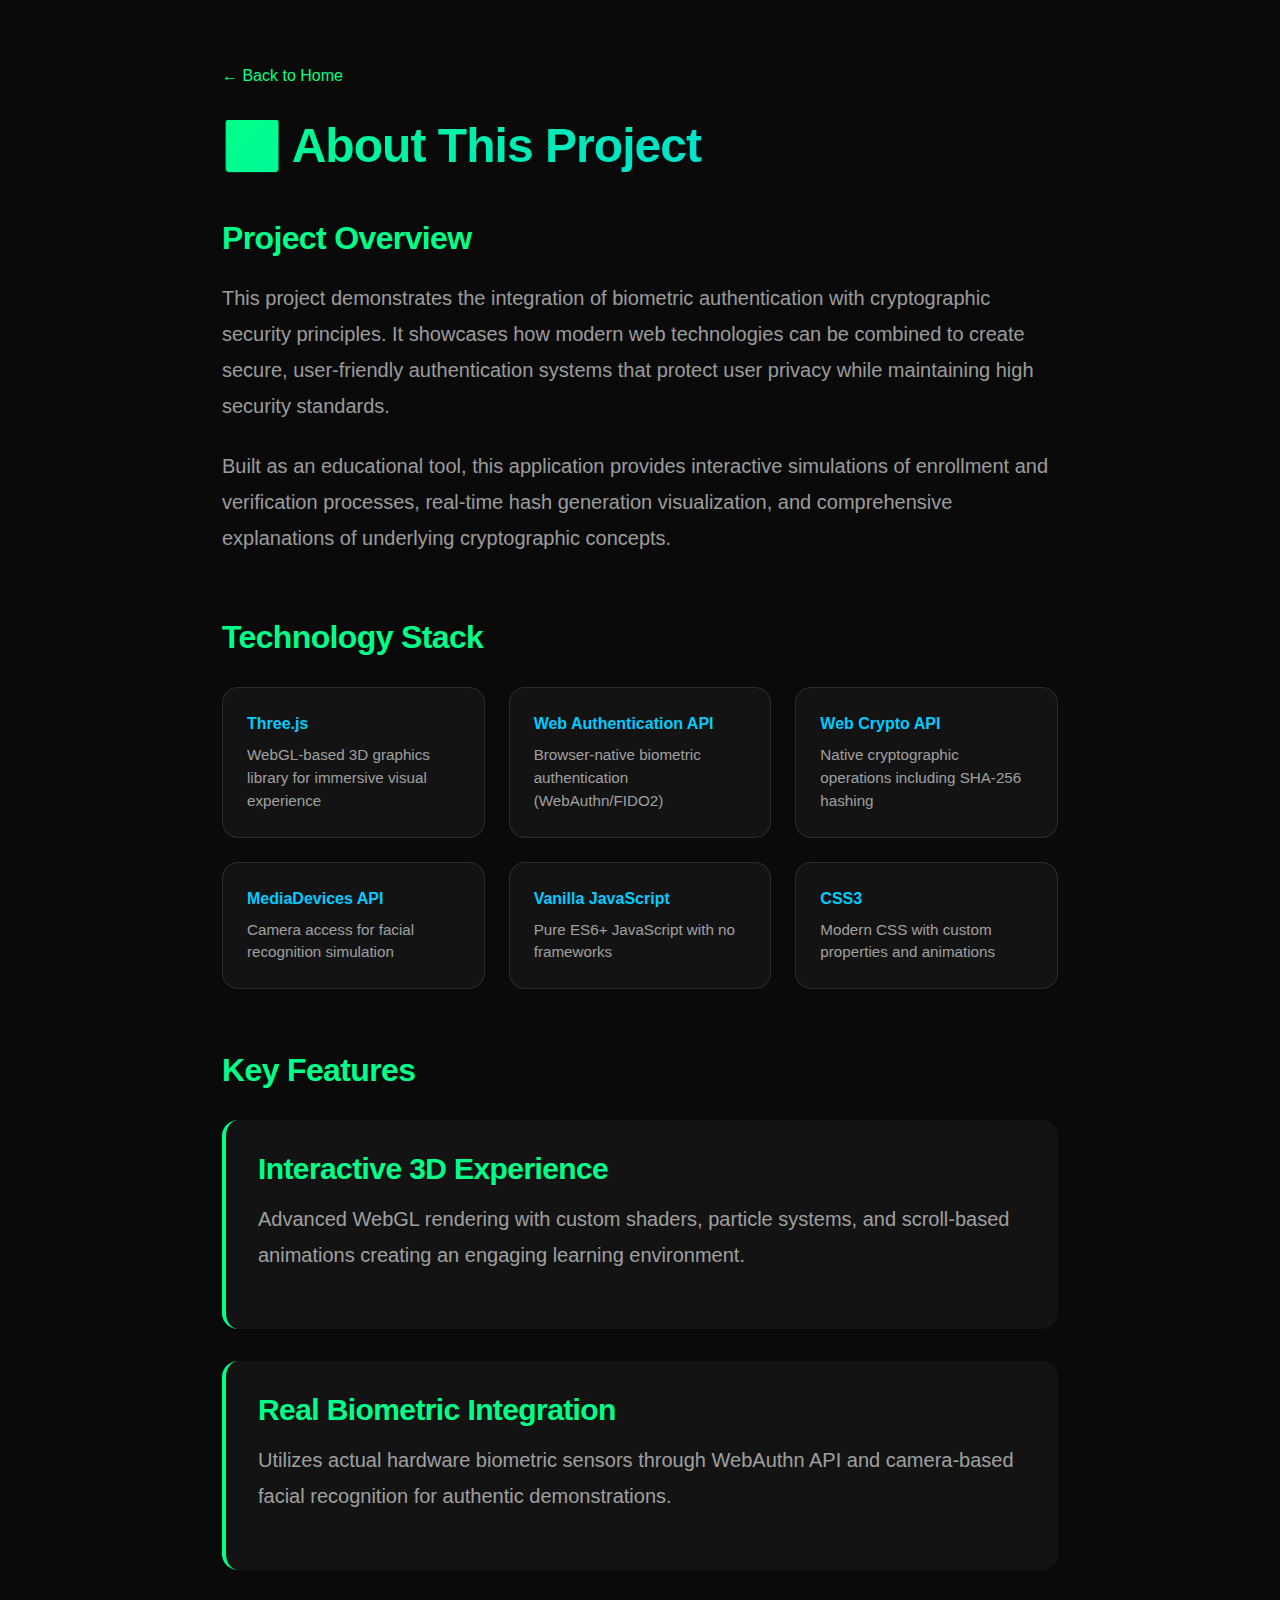
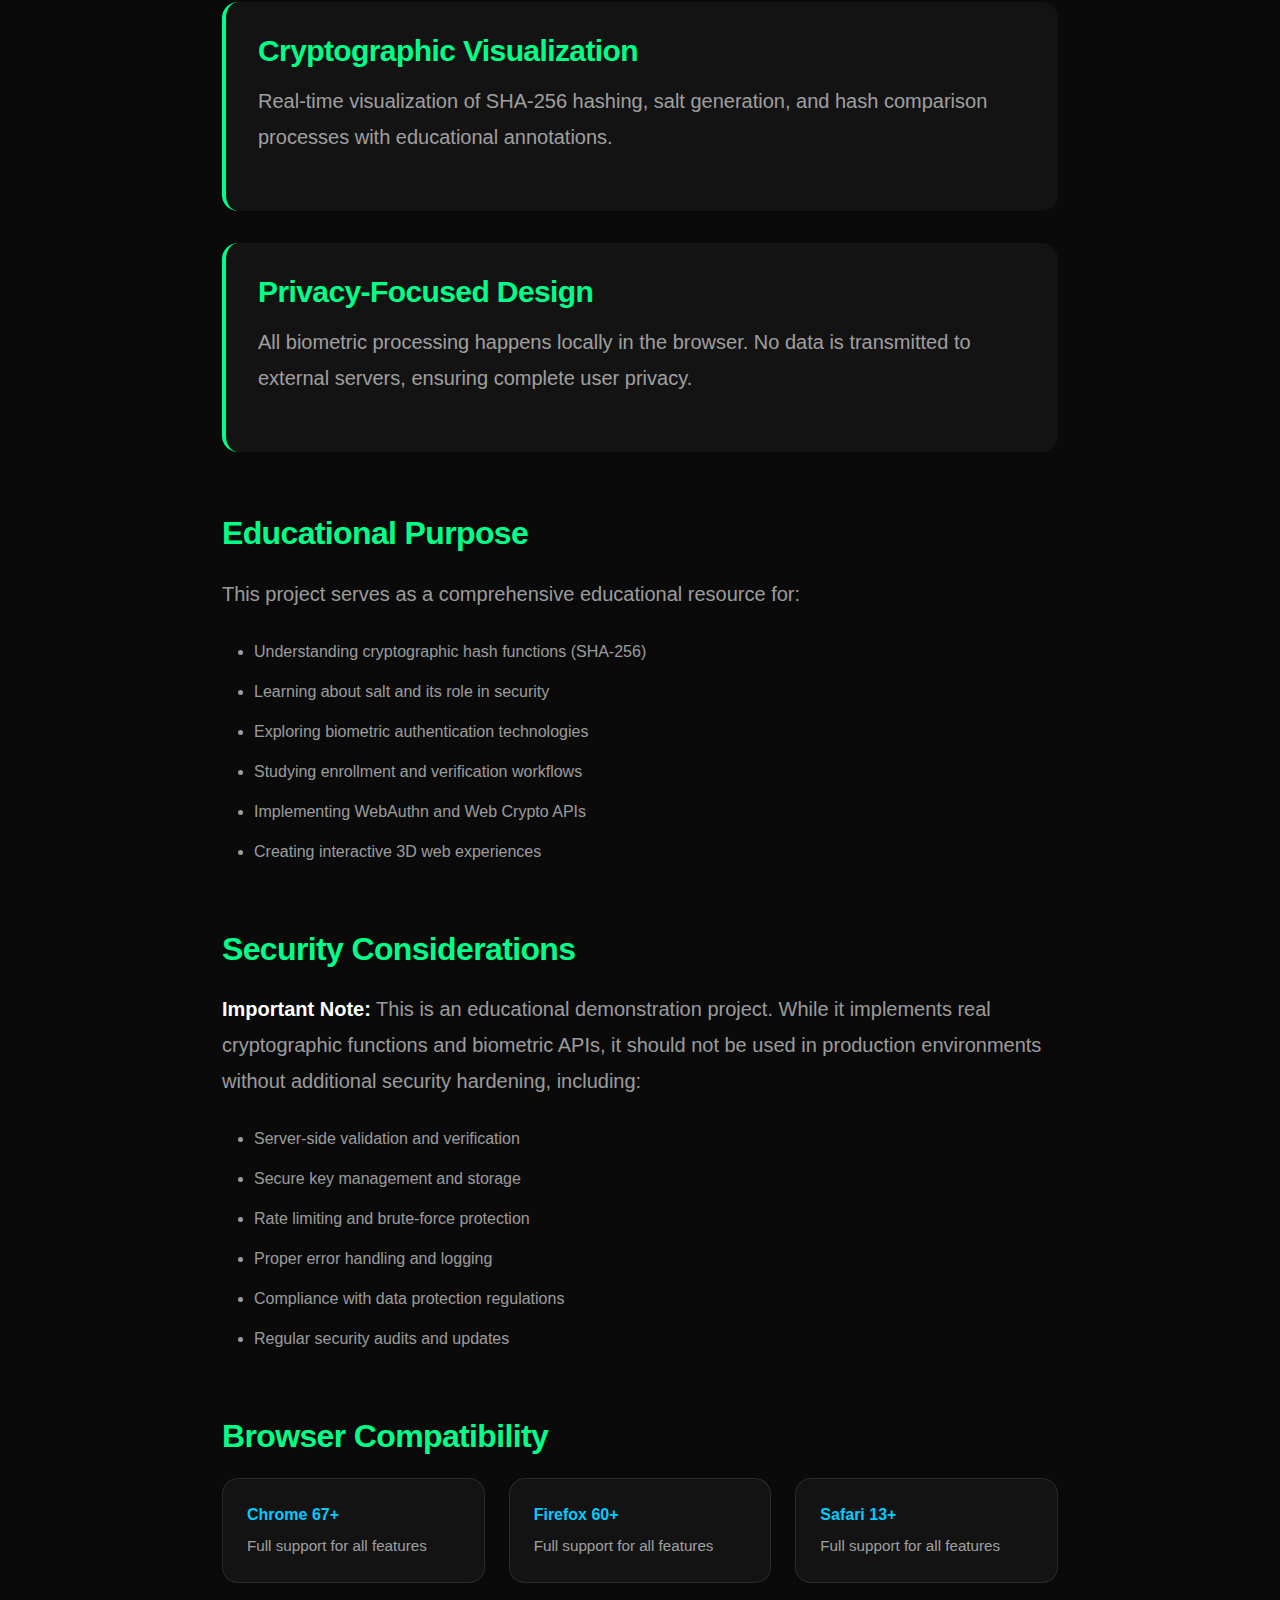
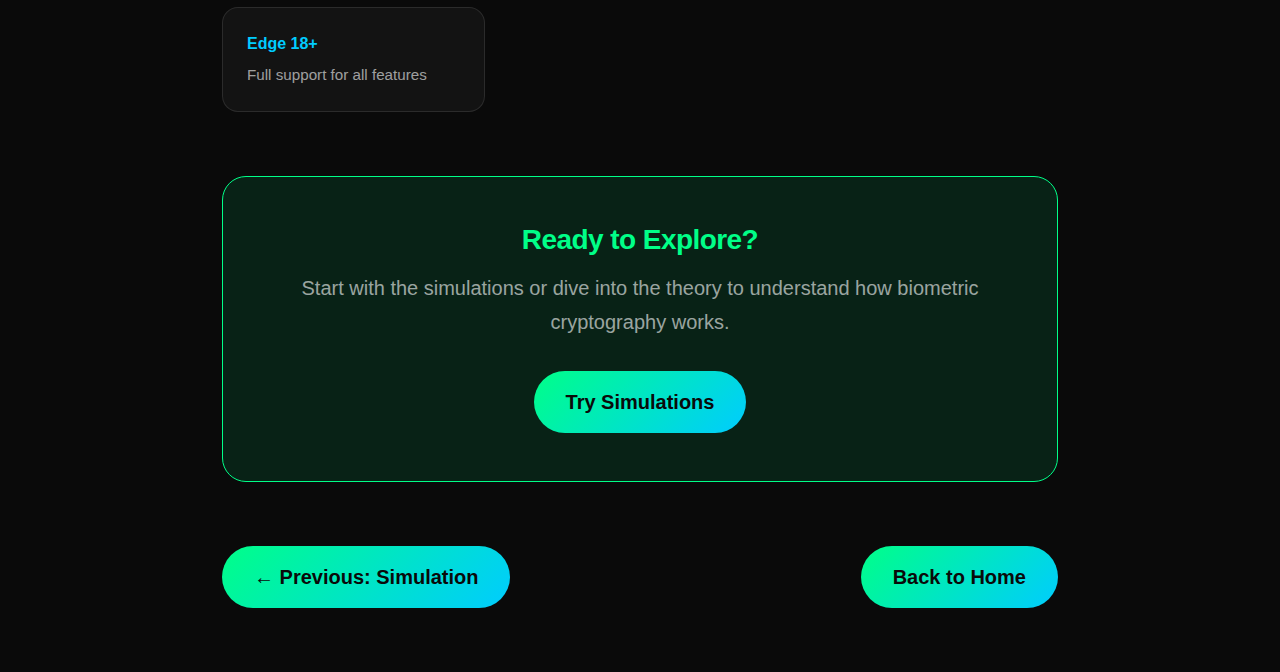
<file: pages/about.html>
<!DOCTYPE html>
<html lang="en">
<head>
    <meta charset="UTF-8">
    <meta name="viewport" content="width=device-width, initial-scale=1.0">
    <title>About - Crypto Biometric Authentication</title>
    <link rel="stylesheet" href="../assets/css/design-system.css">
    <link rel="stylesheet" href="../assets/css/main.css">
    <link rel="stylesheet" href="../assets/css/components.css">
    <style>
        .page-container {
            max-width: 900px;
            margin: 0 auto;
            padding: 4rem 2rem;
            min-height: 100vh;
        }

        .about-section {
            margin-bottom: 4rem;
        }

        .about-section h2 {
            font-size: 2rem;
            color: var(--color-primary);
            margin-bottom: 1.5rem;
        }

        .about-section p {
            line-height: 1.8;
            margin-bottom: 1.5rem;
        }

        .tech-stack {
            display: grid;
            grid-template-columns: repeat(auto-fit, minmax(250px, 1fr));
            gap: 1.5rem;
            margin-top: 2rem;
        }

        .tech-item {
            background: var(--color-bg-surface);
            padding: 1.5rem;
            border-radius: var(--radius-lg);
            border: 1px solid rgba(255, 255, 255, 0.1);
        }

        .tech-title {
            color: var(--color-secondary);
            font-weight: 600;
            margin-bottom: 0.5rem;
        }

        .tech-desc {
            color: var(--color-text-muted);
            font-size: 0.95rem;
        }

        .info-card {
            background: var(--color-bg-surface);
            padding: 2rem;
            border-radius: var(--radius-lg);
            border-left: 4px solid var(--color-primary);
            margin: 2rem 0;
        }

        .back-link {
            display: inline-flex;
            align-items: center;
            gap: 0.5rem;
            color: var(--color-primary);
            text-decoration: none;
            margin-bottom: 2rem;
            transition: gap 0.3s ease;
        }

        .back-link:hover {
            gap: 1rem;
        }
    </style>
</head>
<body>
    <div class="page-container">
        <a href="../index.html" class="back-link">← Back to Home</a>

        <h1 style="font-size: 3rem; margin-bottom: 3rem; background: var(--gradient-primary); -webkit-background-clip: text; -webkit-text-fill-color: transparent;">
            ℹ️ About This Project
        </h1>

        <div class="about-section">
            <h2>Project Overview</h2>
            <p>
                This project demonstrates the integration of biometric authentication with cryptographic security principles. It showcases how modern web technologies can be combined to create secure, user-friendly authentication systems that protect user privacy while maintaining high security standards.
            </p>
            <p>
                Built as an educational tool, this application provides interactive simulations of enrollment and verification processes, real-time hash generation visualization, and comprehensive explanations of underlying cryptographic concepts.
            </p>
        </div>

        <div class="about-section">
            <h2>Technology Stack</h2>
            <div class="tech-stack">
                <div class="tech-item">
                    <div class="tech-title">Three.js</div>
                    <div class="tech-desc">WebGL-based 3D graphics library for immersive visual experience</div>
                </div>

                <div class="tech-item">
                    <div class="tech-title">Web Authentication API</div>
                    <div class="tech-desc">Browser-native biometric authentication (WebAuthn/FIDO2)</div>
                </div>

                <div class="tech-item">
                    <div class="tech-title">Web Crypto API</div>
                    <div class="tech-desc">Native cryptographic operations including SHA-256 hashing</div>
                </div>

                <div class="tech-item">
                    <div class="tech-title">MediaDevices API</div>
                    <div class="tech-desc">Camera access for facial recognition simulation</div>
                </div>

                <div class="tech-item">
                    <div class="tech-title">Vanilla JavaScript</div>
                    <div class="tech-desc">Pure ES6+ JavaScript with no frameworks</div>
                </div>

                <div class="tech-item">
                    <div class="tech-title">CSS3</div>
                    <div class="tech-desc">Modern CSS with custom properties and animations</div>
                </div>
            </div>
        </div>

        <div class="about-section">
            <h2>Key Features</h2>
            <div class="info-card">
                <h3 style="color: var(--color-primary); margin-bottom: 1rem;">Interactive 3D Experience</h3>
                <p>Advanced WebGL rendering with custom shaders, particle systems, and scroll-based animations creating an engaging learning environment.</p>
            </div>

            <div class="info-card">
                <h3 style="color: var(--color-primary); margin-bottom: 1rem;">Real Biometric Integration</h3>
                <p>Utilizes actual hardware biometric sensors through WebAuthn API and camera-based facial recognition for authentic demonstrations.</p>
            </div>

            <div class="info-card">
                <h3 style="color: var(--color-primary); margin-bottom: 1rem;">Cryptographic Visualization</h3>
                <p>Real-time visualization of SHA-256 hashing, salt generation, and hash comparison processes with educational annotations.</p>
            </div>

            <div class="info-card">
                <h3 style="color: var(--color-primary); margin-bottom: 1rem;">Privacy-Focused Design</h3>
                <p>All biometric processing happens locally in the browser. No data is transmitted to external servers, ensuring complete user privacy.</p>
            </div>
        </div>

        <div class="about-section">
            <h2>Educational Purpose</h2>
            <p>
                This project serves as a comprehensive educational resource for:
            </p>
            <ul style="line-height: 2; color: var(--color-text-muted); margin-left: 2rem;">
                <li>Understanding cryptographic hash functions (SHA-256)</li>
                <li>Learning about salt and its role in security</li>
                <li>Exploring biometric authentication technologies</li>
                <li>Studying enrollment and verification workflows</li>
                <li>Implementing WebAuthn and Web Crypto APIs</li>
                <li>Creating interactive 3D web experiences</li>
            </ul>
        </div>

        <div class="about-section">
            <h2>Security Considerations</h2>
            <p>
                <strong>Important Note:</strong> This is an educational demonstration project. While it implements real cryptographic functions and biometric APIs, it should not be used in production environments without additional security hardening, including:
            </p>
            <ul style="line-height: 2; color: var(--color-text-muted); margin-left: 2rem;">
                <li>Server-side validation and verification</li>
                <li>Secure key management and storage</li>
                <li>Rate limiting and brute-force protection</li>
                <li>Proper error handling and logging</li>
                <li>Compliance with data protection regulations</li>
                <li>Regular security audits and updates</li>
            </ul>
        </div>

        <div class="about-section">
            <h2>Browser Compatibility</h2>
            <div class="tech-stack" style="margin-top: 1rem;">
                <div class="tech-item">
                    <div class="tech-title">Chrome 67+</div>
                    <div class="tech-desc">Full support for all features</div>
                </div>

                <div class="tech-item">
                    <div class="tech-title">Firefox 60+</div>
                    <div class="tech-desc">Full support for all features</div>
                </div>

                <div class="tech-item">
                    <div class="tech-title">Safari 13+</div>
                    <div class="tech-desc">Full support for all features</div>
                </div>

                <div class="tech-item">
                    <div class="tech-title">Edge 18+</div>
                    <div class="tech-desc">Full support for all features</div>
                </div>
            </div>
        </div>

        <div style="text-align: center; margin-top: 4rem; padding: 3rem; background: rgba(0, 255, 136, 0.1); border-radius: var(--radius-xl); border: 1px solid var(--color-primary);">
            <h3 style="font-size: 1.75rem; color: var(--color-primary); margin-bottom: 1rem;">
                Ready to Explore?
            </h3>
            <p style="color: var(--color-text-muted); margin-bottom: 2rem;">
                Start with the simulations or dive into the theory to understand how biometric cryptography works.
            </p>
            <a href="simulation.html" class="btn btn--primary btn--lg">
                Try Simulations
            </a>
        </div>

        <div style="display: flex; gap: 1rem; justify-content: space-between; margin-top: 4rem;">
            <a href="simulation.html" class="btn btn--secondary">
                ← Previous: Simulation
            </a>
            <a href="../index.html" class="btn btn--primary">
                Back to Home
            </a>
        </div>
    </div>
</body>
</html>
</file>
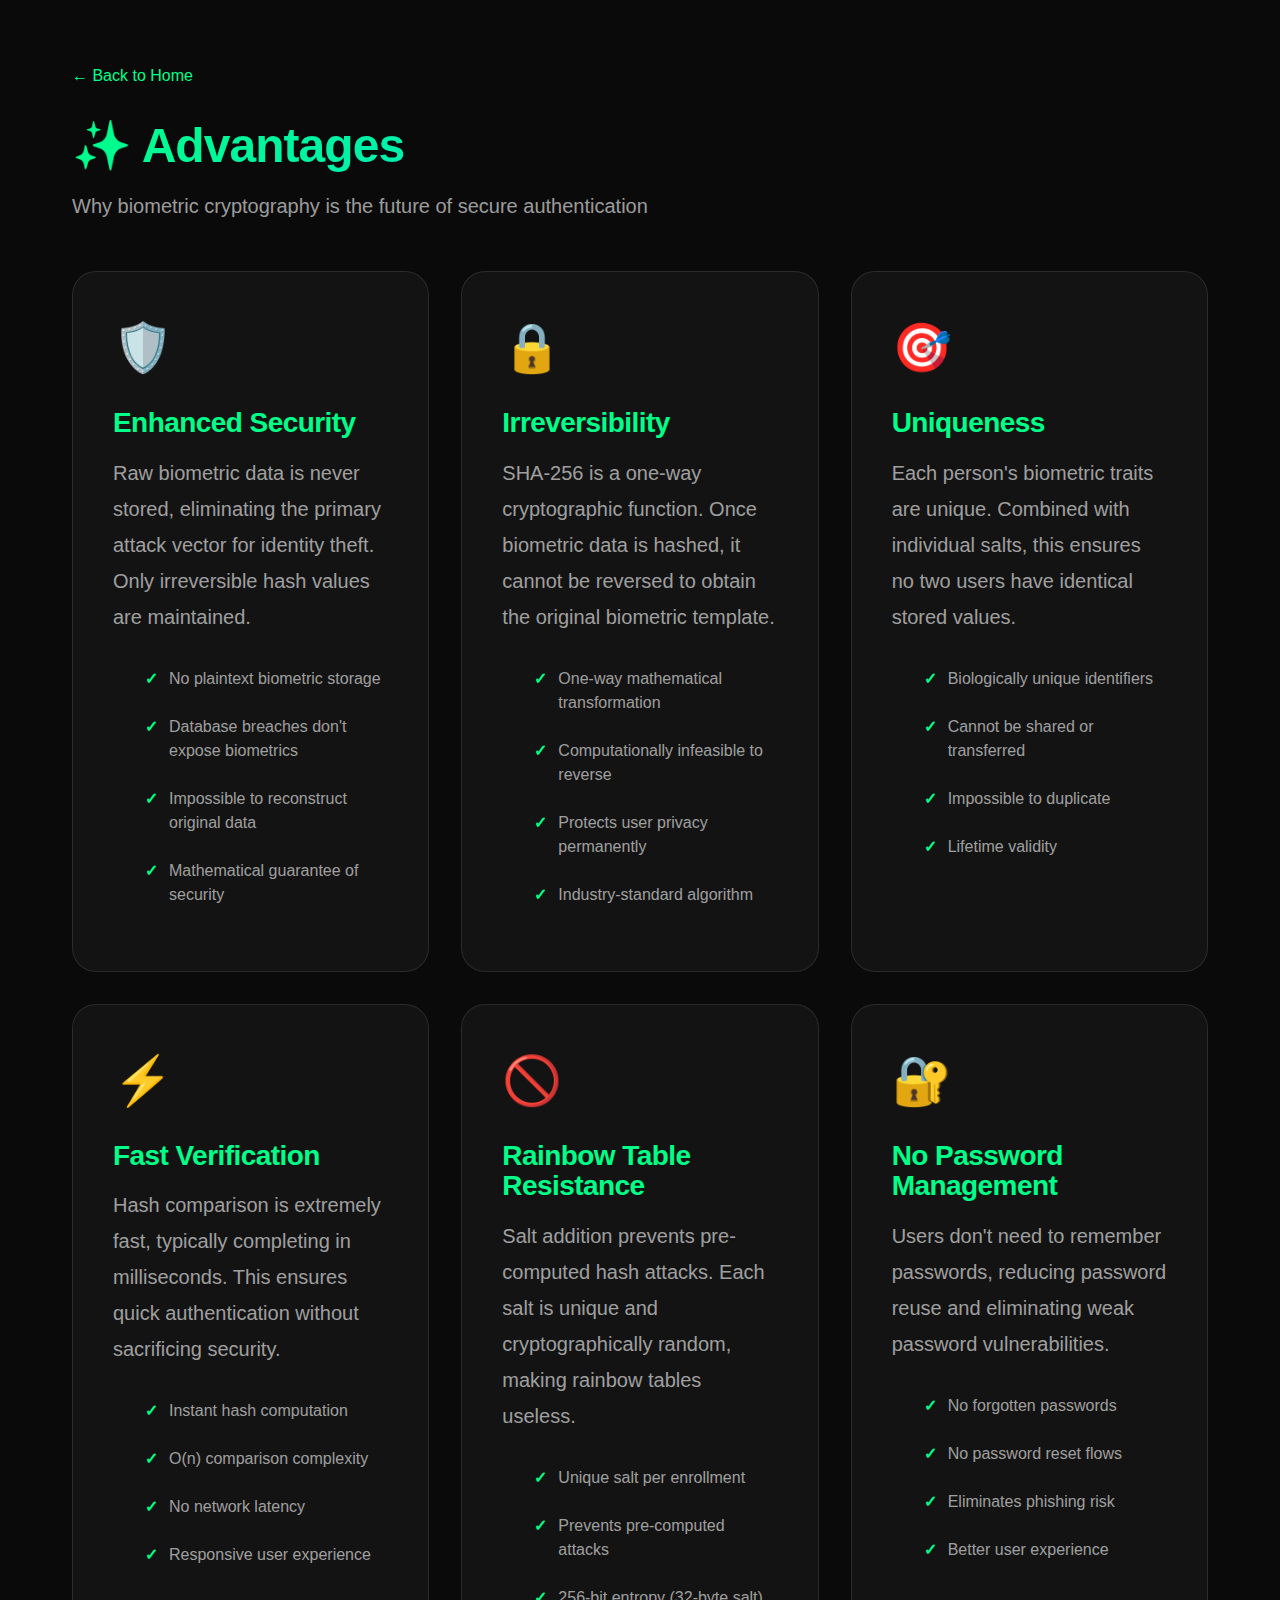
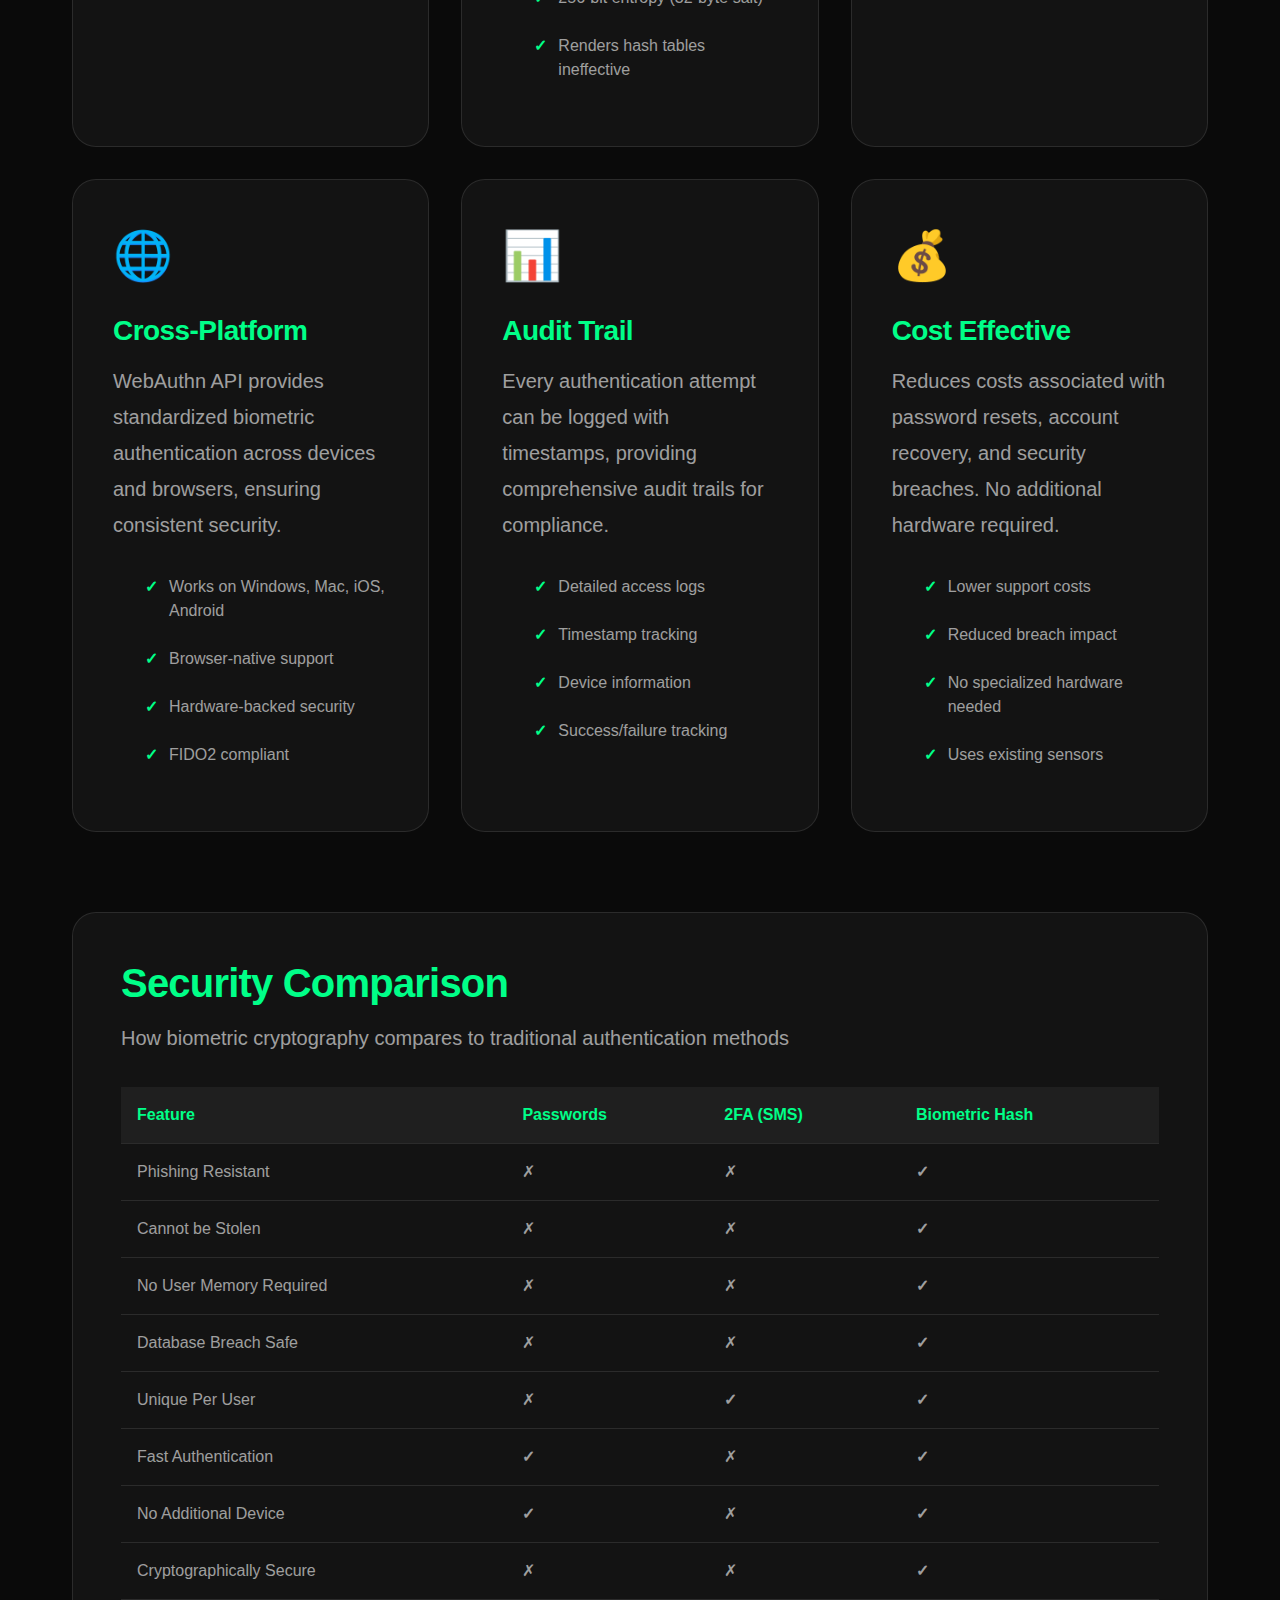
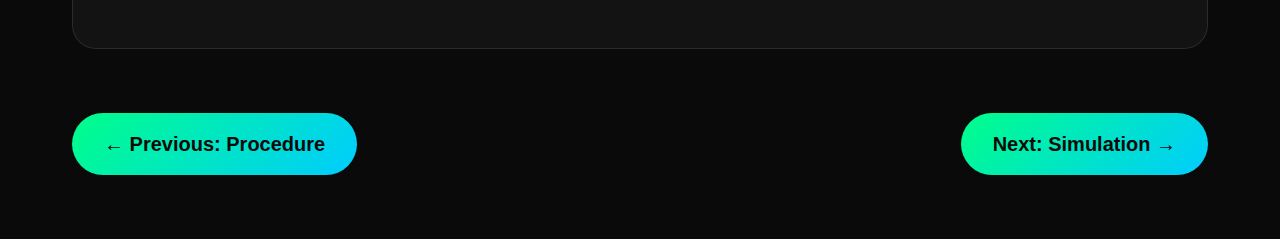
<file: pages/advantages.html>
<!DOCTYPE html>
<html lang="en">
<head>
    <meta charset="UTF-8">
    <meta name="viewport" content="width=device-width, initial-scale=1.0">
    <title>Advantages - Crypto Biometric Authentication</title>
    <link rel="stylesheet" href="../assets/css/design-system.css">
    <link rel="stylesheet" href="../assets/css/main.css">
    <link rel="stylesheet" href="../assets/css/components.css">
    <style>
        .page-container {
            max-width: 1200px;
            margin: 0 auto;
            padding: 4rem 2rem;
            min-height: 100vh;
        }

        .advantages-grid {
            display: grid;
            grid-template-columns: repeat(auto-fit, minmax(350px, 1fr));
            gap: 2rem;
            margin-top: 3rem;
        }

        .advantage-card {
            background: var(--color-bg-surface);
            padding: 2.5rem;
            border-radius: var(--radius-xl);
            border: 1px solid rgba(255, 255, 255, 0.1);
            transition: all 0.3s ease;
            position: relative;
            overflow: hidden;
        }

        .advantage-card::before {
            content: '';
            position: absolute;
            top: 0;
            left: 0;
            width: 100%;
            height: 4px;
            background: var(--gradient-primary);
            transform: scaleX(0);
            transform-origin: left;
            transition: transform 0.3s ease;
        }

        .advantage-card:hover {
            transform: translateY(-8px);
            box-shadow: var(--shadow-lg);
            border-color: var(--color-primary);
        }

        .advantage-card:hover::before {
            transform: scaleX(1);
        }

        .advantage-icon {
            font-size: 3rem;
            margin-bottom: 1.5rem;
            display: block;
        }

        .advantage-title {
            font-size: 1.75rem;
            color: var(--color-primary);
            margin-bottom: 1rem;
            font-weight: 600;
        }

        .advantage-description {
            color: var(--color-text-muted);
            line-height: 1.8;
            margin-bottom: 1.5rem;
        }

        .advantage-points {
            list-style: none;
            padding: 0;
        }

        .advantage-points li {
            padding: 0.5rem 0;
            padding-left: 1.5rem;
            position: relative;
            color: var(--color-text-muted);
        }

        .advantage-points li::before {
            content: "✓";
            position: absolute;
            left: 0;
            color: var(--color-primary);
            font-weight: bold;
        }

        .comparison-section {
            margin-top: 5rem;
            background: var(--color-bg-surface);
            padding: 3rem;
            border-radius: var(--radius-xl);
            border: 1px solid rgba(255, 255, 255, 0.1);
        }

        .comparison-table {
            width: 100%;
            margin-top: 2rem;
            border-collapse: collapse;
        }

        .comparison-table th,
        .comparison-table td {
            padding: 1rem;
            text-align: left;
            border-bottom: 1px solid rgba(255, 255, 255, 0.1);
        }

        .comparison-table th {
            color: var(--color-primary);
            font-weight: 600;
            background: rgba(255, 255, 255, 0.05);
        }

        .comparison-table td {
            color: var(--color-text-muted);
        }

        .check-mark {
            color: var(--color-success);
            font-weight: bold;
        }

        .cross-mark {
            color: var(--color-error);
        }

        .back-link {
            display: inline-flex;
            align-items: center;
            gap: 0.5rem;
            color: var(--color-primary);
            text-decoration: none;
            margin-bottom: 2rem;
            transition: gap 0.3s ease;
        }

        .back-link:hover {
            gap: 1rem;
        }

        @media (max-width: 768px) {
            .advantages-grid {
                grid-template-columns: 1fr;
            }

            .comparison-table {
                font-size: 0.9rem;
            }

            .comparison-table th,
            .comparison-table td {
                padding: 0.75rem;
            }
        }
    </style>
</head>
<body>
    <div class="page-container">
        <a href="../index.html" class="back-link">← Back to Home</a>

        <h1 style="font-size: 3rem; margin-bottom: 1rem; background: var(--gradient-primary); -webkit-background-clip: text; -webkit-text-fill-color: transparent;">
            ✨ Advantages
        </h1>
        <p style="font-size: 1.25rem; color: var(--color-text-muted); margin-bottom: 3rem;">
            Why biometric cryptography is the future of secure authentication
        </p>

        <div class="advantages-grid">
            <div class="advantage-card">
                <span class="advantage-icon">🛡️</span>
                <h3 class="advantage-title">Enhanced Security</h3>
                <p class="advantage-description">
                    Raw biometric data is never stored, eliminating the primary attack vector for identity theft. Only irreversible hash values are maintained.
                </p>
                <ul class="advantage-points">
                    <li>No plaintext biometric storage</li>
                    <li>Database breaches don't expose biometrics</li>
                    <li>Impossible to reconstruct original data</li>
                    <li>Mathematical guarantee of security</li>
                </ul>
            </div>

            <div class="advantage-card">
                <span class="advantage-icon">🔒</span>
                <h3 class="advantage-title">Irreversibility</h3>
                <p class="advantage-description">
                    SHA-256 is a one-way cryptographic function. Once biometric data is hashed, it cannot be reversed to obtain the original biometric template.
                </p>
                <ul class="advantage-points">
                    <li>One-way mathematical transformation</li>
                    <li>Computationally infeasible to reverse</li>
                    <li>Protects user privacy permanently</li>
                    <li>Industry-standard algorithm</li>
                </ul>
            </div>

            <div class="advantage-card">
                <span class="advantage-icon">🎯</span>
                <h3 class="advantage-title">Uniqueness</h3>
                <p class="advantage-description">
                    Each person's biometric traits are unique. Combined with individual salts, this ensures no two users have identical stored values.
                </p>
                <ul class="advantage-points">
                    <li>Biologically unique identifiers</li>
                    <li>Cannot be shared or transferred</li>
                    <li>Impossible to duplicate</li>
                    <li>Lifetime validity</li>
                </ul>
            </div>

            <div class="advantage-card">
                <span class="advantage-icon">⚡</span>
                <h3 class="advantage-title">Fast Verification</h3>
                <p class="advantage-description">
                    Hash comparison is extremely fast, typically completing in milliseconds. This ensures quick authentication without sacrificing security.
                </p>
                <ul class="advantage-points">
                    <li>Instant hash computation</li>
                    <li>O(n) comparison complexity</li>
                    <li>No network latency</li>
                    <li>Responsive user experience</li>
                </ul>
            </div>

            <div class="advantage-card">
                <span class="advantage-icon">🚫</span>
                <h3 class="advantage-title">Rainbow Table Resistance</h3>
                <p class="advantage-description">
                    Salt addition prevents pre-computed hash attacks. Each salt is unique and cryptographically random, making rainbow tables useless.
                </p>
                <ul class="advantage-points">
                    <li>Unique salt per enrollment</li>
                    <li>Prevents pre-computed attacks</li>
                    <li>256-bit entropy (32-byte salt)</li>
                    <li>Renders hash tables ineffective</li>
                </ul>
            </div>

            <div class="advantage-card">
                <span class="advantage-icon">🔐</span>
                <h3 class="advantage-title">No Password Management</h3>
                <p class="advantage-description">
                    Users don't need to remember passwords, reducing password reuse and eliminating weak password vulnerabilities.
                </p>
                <ul class="advantage-points">
                    <li>No forgotten passwords</li>
                    <li>No password reset flows</li>
                    <li>Eliminates phishing risk</li>
                    <li>Better user experience</li>
                </ul>
            </div>

            <div class="advantage-card">
                <span class="advantage-icon">🌐</span>
                <h3 class="advantage-title">Cross-Platform</h3>
                <p class="advantage-description">
                    WebAuthn API provides standardized biometric authentication across devices and browsers, ensuring consistent security.
                </p>
                <ul class="advantage-points">
                    <li>Works on Windows, Mac, iOS, Android</li>
                    <li>Browser-native support</li>
                    <li>Hardware-backed security</li>
                    <li>FIDO2 compliant</li>
                </ul>
            </div>

            <div class="advantage-card">
                <span class="advantage-icon">📊</span>
                <h3 class="advantage-title">Audit Trail</h3>
                <p class="advantage-description">
                    Every authentication attempt can be logged with timestamps, providing comprehensive audit trails for compliance.
                </p>
                <ul class="advantage-points">
                    <li>Detailed access logs</li>
                    <li>Timestamp tracking</li>
                    <li>Device information</li>
                    <li>Success/failure tracking</li>
                </ul>
            </div>

            <div class="advantage-card">
                <span class="advantage-icon">💰</span>
                <h3 class="advantage-title">Cost Effective</h3>
                <p class="advantage-description">
                    Reduces costs associated with password resets, account recovery, and security breaches. No additional hardware required.
                </p>
                <ul class="advantage-points">
                    <li>Lower support costs</li>
                    <li>Reduced breach impact</li>
                    <li>No specialized hardware needed</li>
                    <li>Uses existing sensors</li>
                </ul>
            </div>
        </div>

        <div class="comparison-section">
            <h2 style="font-size: 2.5rem; color: var(--color-primary); margin-bottom: 1rem;">
                Security Comparison
            </h2>
            <p style="color: var(--color-text-muted); margin-bottom: 2rem;">
                How biometric cryptography compares to traditional authentication methods
            </p>

            <table class="comparison-table">
                <thead>
                    <tr>
                        <th>Feature</th>
                        <th>Passwords</th>
                        <th>2FA (SMS)</th>
                        <th>Biometric Hash</th>
                    </tr>
                </thead>
                <tbody>
                    <tr>
                        <td>Phishing Resistant</td>
                        <td class="cross-mark">✗</td>
                        <td class="cross-mark">✗</td>
                        <td class="check-mark">✓</td>
                    </tr>
                    <tr>
                        <td>Cannot be Stolen</td>
                        <td class="cross-mark">✗</td>
                        <td class="cross-mark">✗</td>
                        <td class="check-mark">✓</td>
                    </tr>
                    <tr>
                        <td>No User Memory Required</td>
                        <td class="cross-mark">✗</td>
                        <td class="cross-mark">✗</td>
                        <td class="check-mark">✓</td>
                    </tr>
                    <tr>
                        <td>Database Breach Safe</td>
                        <td class="cross-mark">✗</td>
                        <td class="cross-mark">✗</td>
                        <td class="check-mark">✓</td>
                    </tr>
                    <tr>
                        <td>Unique Per User</td>
                        <td class="cross-mark">✗</td>
                        <td class="check-mark">✓</td>
                        <td class="check-mark">✓</td>
                    </tr>
                    <tr>
                        <td>Fast Authentication</td>
                        <td class="check-mark">✓</td>
                        <td class="cross-mark">✗</td>
                        <td class="check-mark">✓</td>
                    </tr>
                    <tr>
                        <td>No Additional Device</td>
                        <td class="check-mark">✓</td>
                        <td class="cross-mark">✗</td>
                        <td class="check-mark">✓</td>
                    </tr>
                    <tr>
                        <td>Cryptographically Secure</td>
                        <td class="cross-mark">✗</td>
                        <td class="cross-mark">✗</td>
                        <td class="check-mark">✓</td>
                    </tr>
                </tbody>
            </table>
        </div>

        <div style="display: flex; gap: 1rem; justify-content: space-between; margin-top: 4rem;">
            <a href="procedure.html" class="btn btn--secondary">
                ← Previous: Procedure
            </a>
            <a href="simulation.html" class="btn btn--primary">
                Next: Simulation →
            </a>
        </div>
    </div>
</body>
</html>
</file>
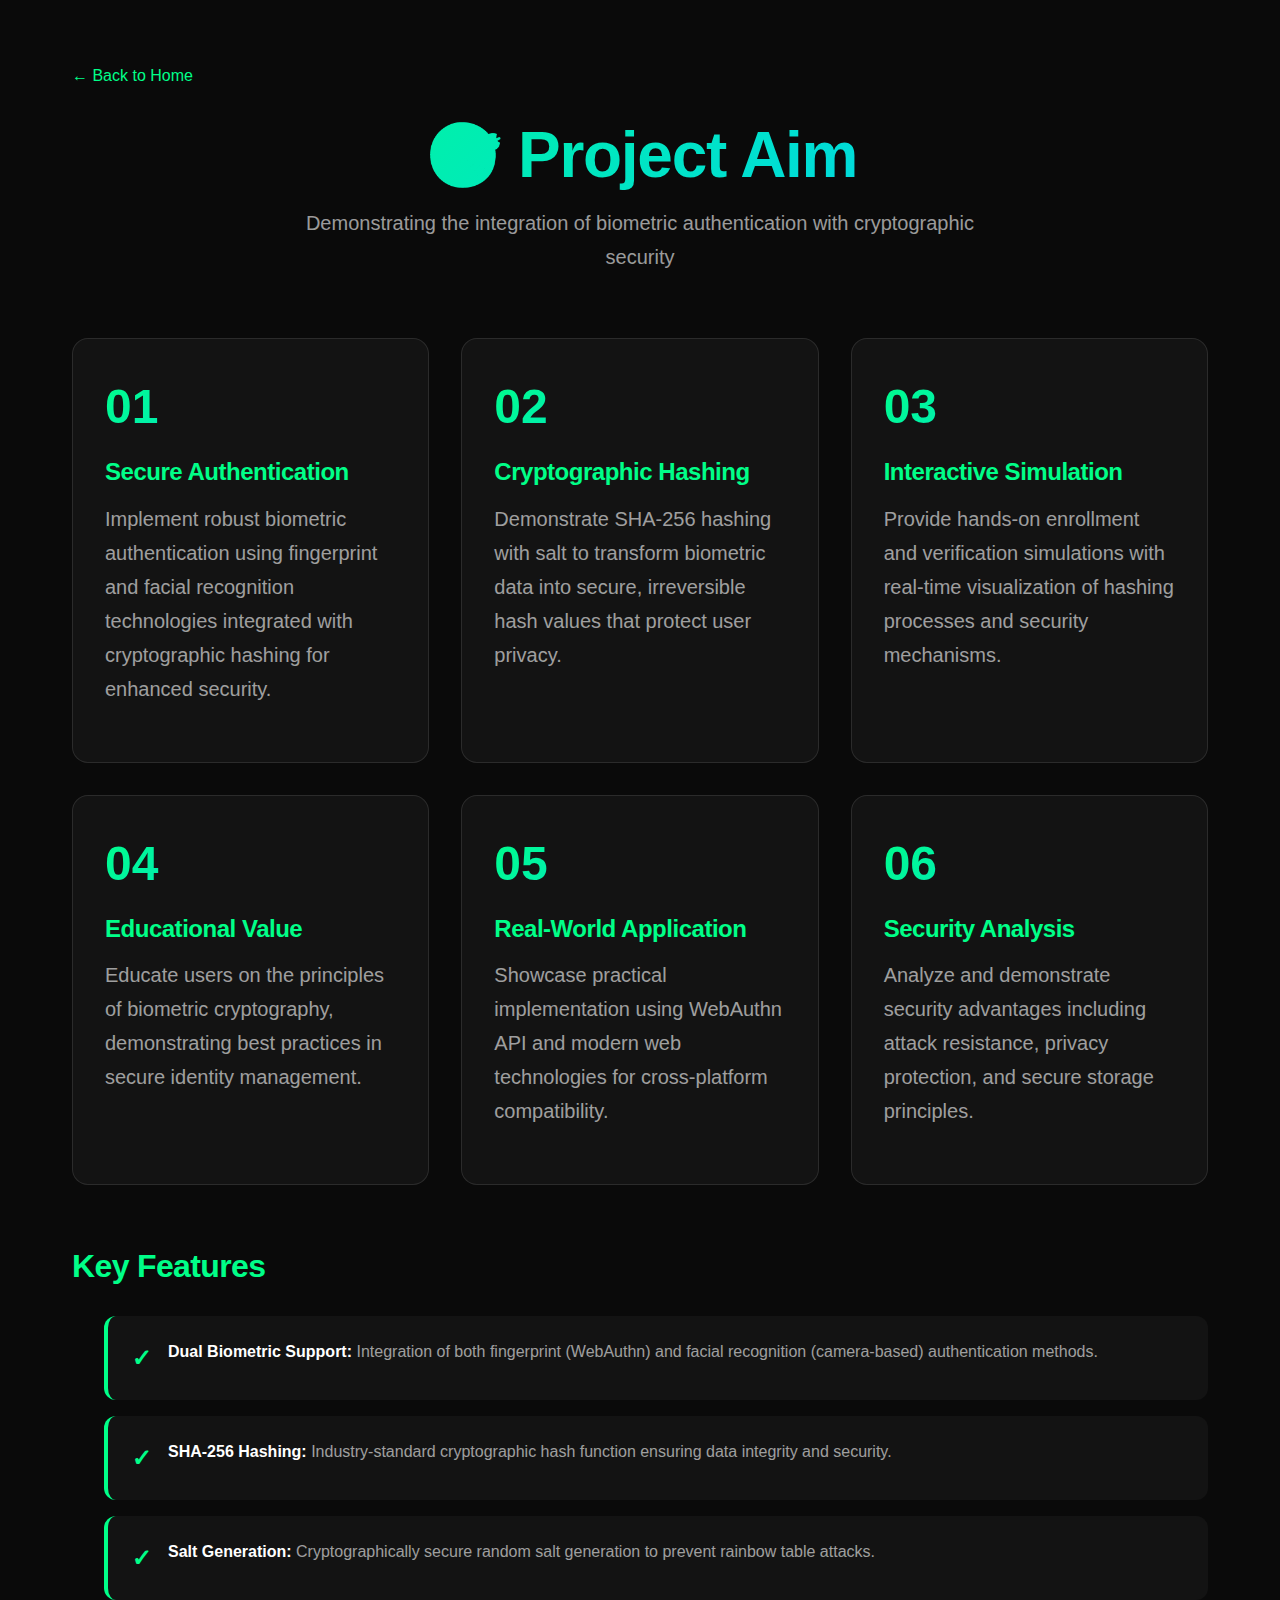
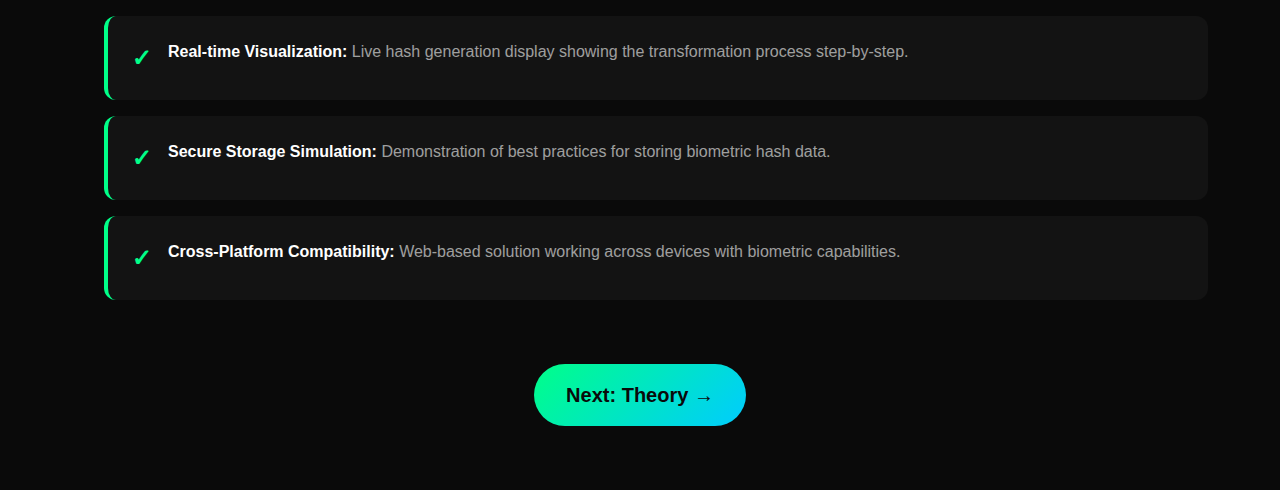
<file: pages/aim.html>
<!DOCTYPE html>
<html lang="en">
<head>
    <meta charset="UTF-8">
    <meta name="viewport" content="width=device-width, initial-scale=1.0">
    <title>Project Aim - Crypto Biometric Authentication</title>
    <link rel="stylesheet" href="../assets/css/design-system.css">
    <link rel="stylesheet" href="../assets/css/main.css">
    <link rel="stylesheet" href="../assets/css/components.css">
    <style>
        .page-container {
            max-width: 1200px;
            margin: 0 auto;
            padding: 4rem 2rem;
            min-height: 100vh;
        }

        .page-header {
            text-align: center;
            margin-bottom: 4rem;
        }

        .page-title {
            font-size: clamp(2.5rem, 5vw, 4rem);
            margin-bottom: 1rem;
            background: var(--gradient-primary);
            -webkit-background-clip: text;
            -webkit-text-fill-color: transparent;
            background-clip: text;
        }

        .page-subtitle {
            font-size: 1.25rem;
            color: var(--color-text-muted);
            max-width: 700px;
            margin: 0 auto;
        }

        .objectives-grid {
            display: grid;
            grid-template-columns: repeat(auto-fit, minmax(300px, 1fr));
            gap: 2rem;
            margin-top: 3rem;
        }

        .objective-card {
            background: var(--color-bg-surface);
            padding: 2rem;
            border-radius: var(--radius-lg);
            border: 1px solid rgba(255, 255, 255, 0.1);
            transition: transform 0.3s ease, box-shadow 0.3s ease;
        }

        .objective-card:hover {
            transform: translateY(-8px);
            box-shadow: var(--shadow-lg);
        }

        .objective-number {
            font-size: 3rem;
            font-weight: 800;
            background: var(--gradient-primary);
            -webkit-background-clip: text;
            -webkit-text-fill-color: transparent;
            background-clip: text;
            margin-bottom: 1rem;
        }

        .objective-title {
            font-size: 1.5rem;
            color: var(--color-primary);
            margin-bottom: 1rem;
            font-weight: 600;
        }

        .objective-description {
            color: var(--color-text-muted);
            line-height: 1.7;
        }

        .back-link {
            display: inline-flex;
            align-items: center;
            gap: 0.5rem;
            color: var(--color-primary);
            text-decoration: none;
            margin-bottom: 2rem;
            transition: gap 0.3s ease;
        }

        .back-link:hover {
            gap: 1rem;
        }

        .key-features {
            margin-top: 4rem;
        }

        .features-list {
            list-style: none;
            padding: 0;
            margin-top: 2rem;
        }

        .features-list li {
            background: var(--color-bg-surface);
            padding: 1.5rem;
            margin-bottom: 1rem;
            border-radius: var(--radius-md);
            border-left: 4px solid var(--color-primary);
            display: flex;
            align-items: flex-start;
            gap: 1rem;
        }

        .features-list li::before {
            content: "✓";
            color: var(--color-primary);
            font-weight: bold;
            font-size: 1.5rem;
            flex-shrink: 0;
        }
    </style>
</head>
<body>
    <div class="page-container">
        <a href="../index.html" class="back-link">← Back to Home</a>

        <div class="page-header">
            <h1 class="page-title">🎯 Project Aim</h1>
            <p class="page-subtitle">
                Demonstrating the integration of biometric authentication with cryptographic security
            </p>
        </div>

        <div class="objectives-grid">
            <div class="objective-card">
                <div class="objective-number">01</div>
                <h3 class="objective-title">Secure Authentication</h3>
                <p class="objective-description">
                    Implement robust biometric authentication using fingerprint and facial recognition technologies integrated with cryptographic hashing for enhanced security.
                </p>
            </div>

            <div class="objective-card">
                <div class="objective-number">02</div>
                <h3 class="objective-title">Cryptographic Hashing</h3>
                <p class="objective-description">
                    Demonstrate SHA-256 hashing with salt to transform biometric data into secure, irreversible hash values that protect user privacy.
                </p>
            </div>

            <div class="objective-card">
                <div class="objective-number">03</div>
                <h3 class="objective-title">Interactive Simulation</h3>
                <p class="objective-description">
                    Provide hands-on enrollment and verification simulations with real-time visualization of hashing processes and security mechanisms.
                </p>
            </div>

            <div class="objective-card">
                <div class="objective-number">04</div>
                <h3 class="objective-title">Educational Value</h3>
                <p class="objective-description">
                    Educate users on the principles of biometric cryptography, demonstrating best practices in secure identity management.
                </p>
            </div>

            <div class="objective-card">
                <div class="objective-number">05</div>
                <h3 class="objective-title">Real-World Application</h3>
                <p class="objective-description">
                    Showcase practical implementation using WebAuthn API and modern web technologies for cross-platform compatibility.
                </p>
            </div>

            <div class="objective-card">
                <div class="objective-number">06</div>
                <h3 class="objective-title">Security Analysis</h3>
                <p class="objective-description">
                    Analyze and demonstrate security advantages including attack resistance, privacy protection, and secure storage principles.
                </p>
            </div>
        </div>

        <div class="key-features">
            <h2 style="font-size: 2rem; color: var(--color-primary); margin-bottom: 1rem;">Key Features</h2>
            <ul class="features-list">
                <li>
                    <div>
                        <strong>Dual Biometric Support:</strong> Integration of both fingerprint (WebAuthn) and facial recognition (camera-based) authentication methods.
                    </div>
                </li>
                <li>
                    <div>
                        <strong>SHA-256 Hashing:</strong> Industry-standard cryptographic hash function ensuring data integrity and security.
                    </div>
                </li>
                <li>
                    <div>
                        <strong>Salt Generation:</strong> Cryptographically secure random salt generation to prevent rainbow table attacks.
                    </div>
                </li>
                <li>
                    <div>
                        <strong>Real-time Visualization:</strong> Live hash generation display showing the transformation process step-by-step.
                    </div>
                </li>
                <li>
                    <div>
                        <strong>Secure Storage Simulation:</strong> Demonstration of best practices for storing biometric hash data.
                    </div>
                </li>
                <li>
                    <div>
                        <strong>Cross-Platform Compatibility:</strong> Web-based solution working across devices with biometric capabilities.
                    </div>
                </li>
            </ul>
        </div>

        <div style="text-align: center; margin-top: 4rem;">
            <a href="theory.html" class="btn btn--primary btn--lg">
                Next: Theory →
            </a>
        </div>
    </div>
</body>
</html>
</file>
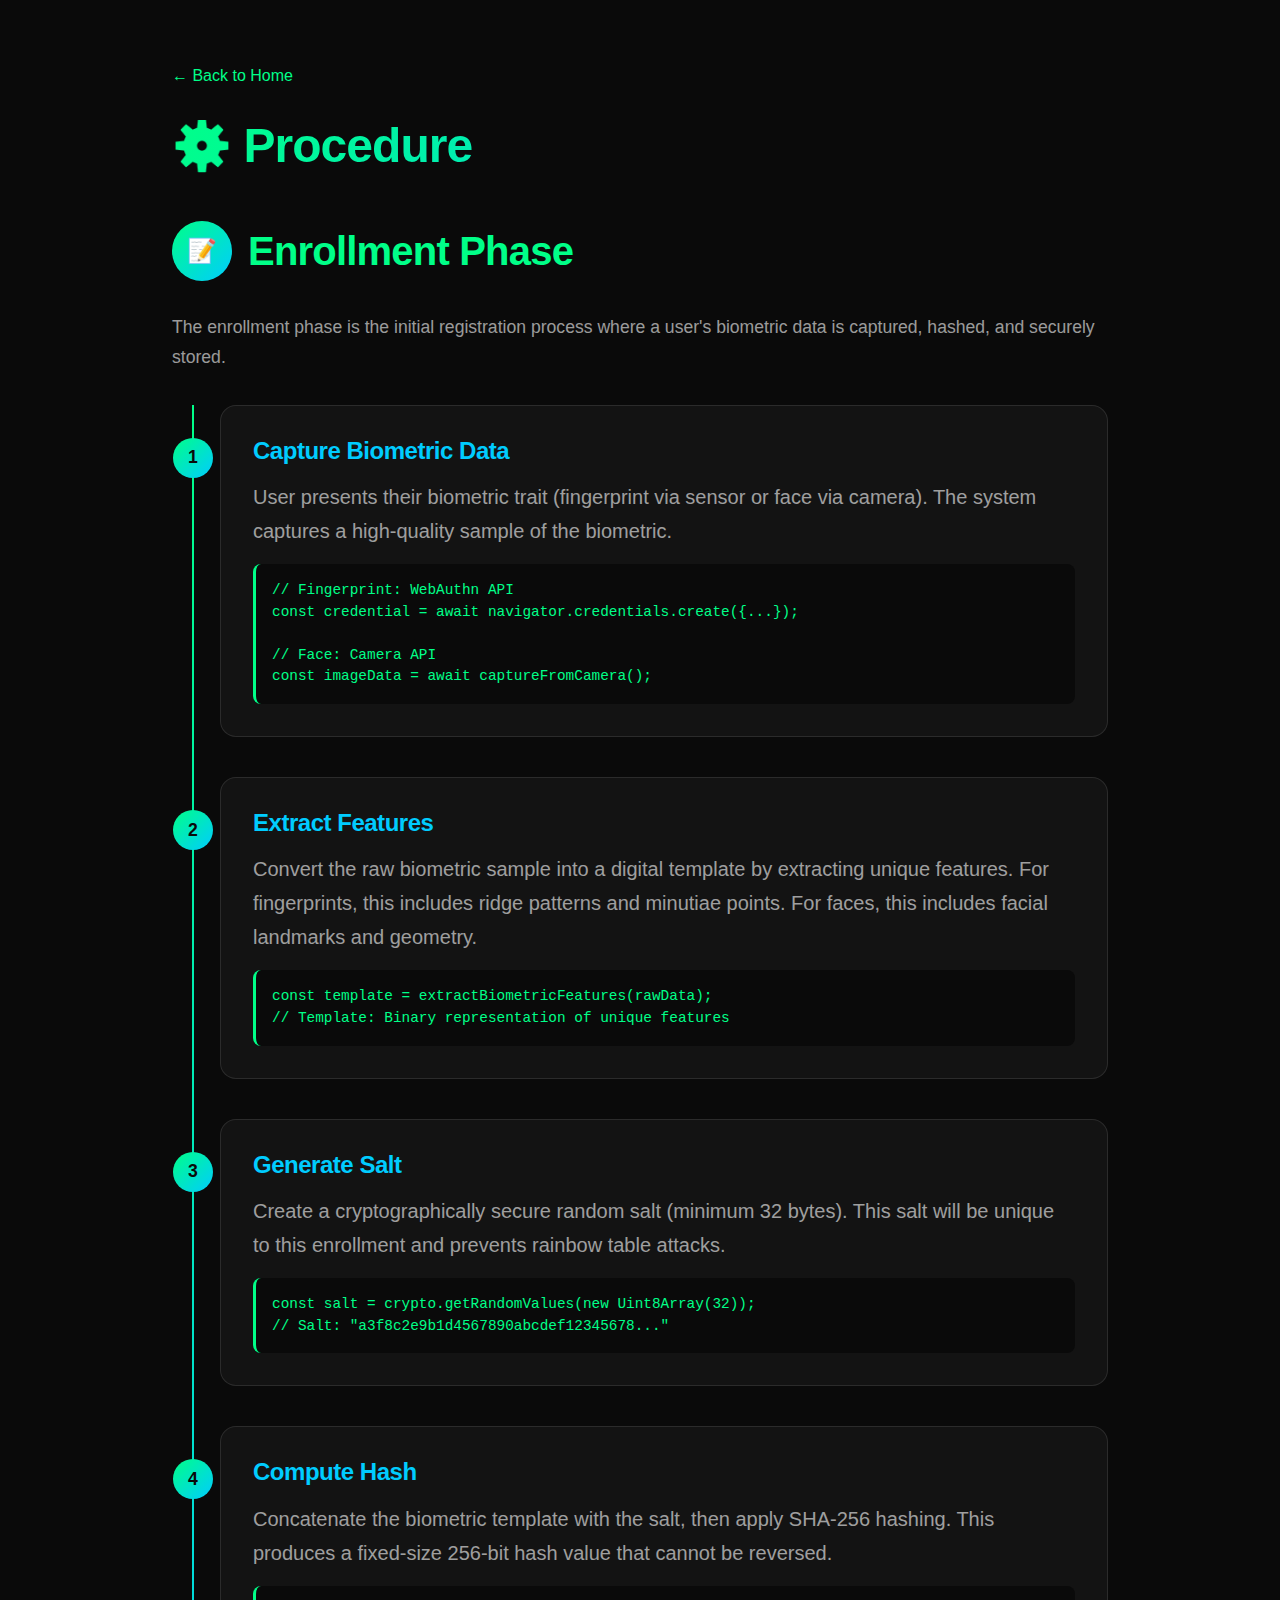
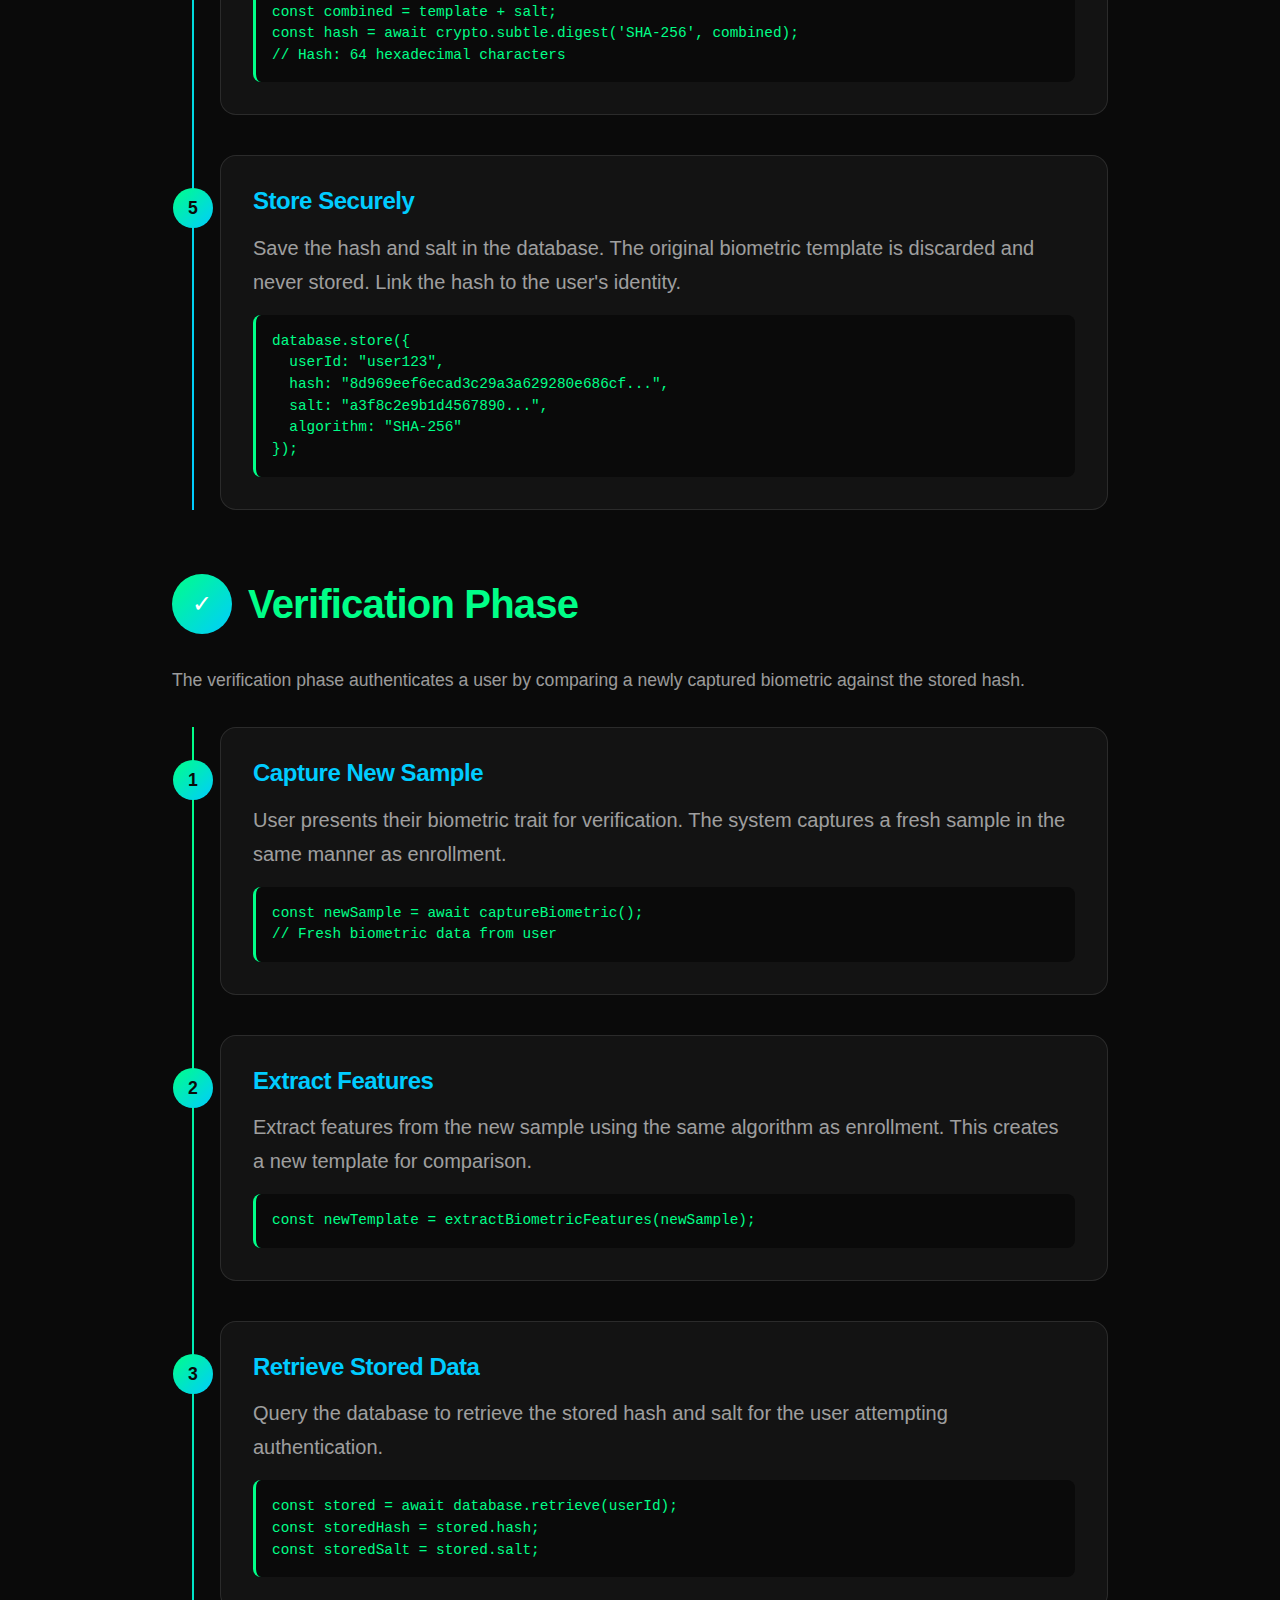
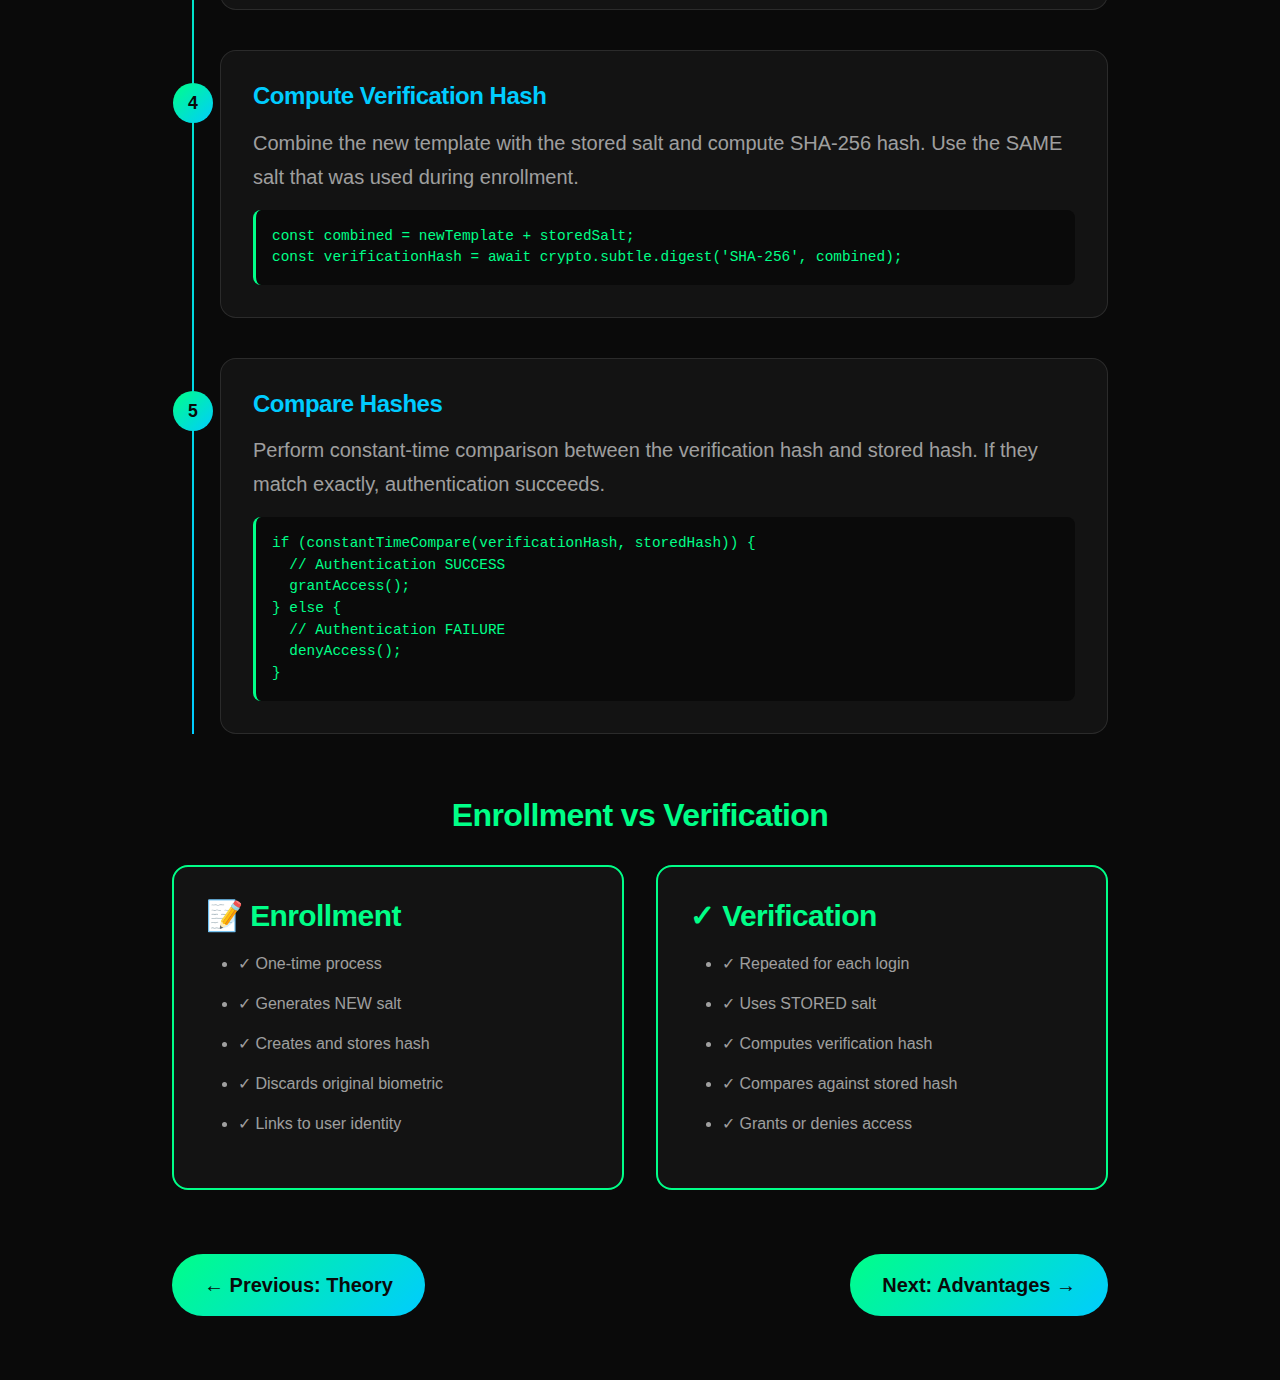
<file: pages/procedure.html>
<!DOCTYPE html>
<html lang="en">
<head>
    <meta charset="UTF-8">
    <meta name="viewport" content="width=device-width, initial-scale=1.0">
    <title>Procedure - Crypto Biometric Authentication</title>
    <link rel="stylesheet" href="../assets/css/design-system.css">
    <link rel="stylesheet" href="../assets/css/main.css">
    <link rel="stylesheet" href="../assets/css/components.css">
    <style>
        .page-container {
            max-width: 1000px;
            margin: 0 auto;
            padding: 4rem 2rem;
            min-height: 100vh;
        }

        .procedure-phase {
            margin-bottom: 4rem;
        }

        .phase-header {
            display: flex;
            align-items: center;
            gap: 1rem;
            margin-bottom: 2rem;
        }

        .phase-icon {
            width: 60px;
            height: 60px;
            background: var(--gradient-primary);
            border-radius: 50%;
            display: flex;
            align-items: center;
            justify-content: center;
            font-size: 1.5rem;
        }

        .phase-title {
            font-size: 2.5rem;
            color: var(--color-primary);
            margin: 0;
        }

        .steps-container {
            position: relative;
            padding-left: 3rem;
        }

        .steps-container::before {
            content: '';
            position: absolute;
            left: 1.25rem;
            top: 0;
            bottom: 0;
            width: 2px;
            background: linear-gradient(180deg, var(--color-primary), var(--color-secondary));
        }

        .step {
            position: relative;
            margin-bottom: 2.5rem;
            background: var(--color-bg-surface);
            padding: 2rem;
            border-radius: var(--radius-lg);
            border: 1px solid rgba(255, 255, 255, 0.1);
        }

        .step::before {
            content: attr(data-step);
            position: absolute;
            left: -3rem;
            top: 2rem;
            width: 2.5rem;
            height: 2.5rem;
            background: var(--gradient-primary);
            border-radius: 50%;
            display: flex;
            align-items: center;
            justify-content: center;
            font-weight: 700;
            font-size: 1.1rem;
            color: var(--color-bg-dark);
            z-index: 1;
        }

        .step-title {
            font-size: 1.5rem;
            color: var(--color-secondary);
            margin-bottom: 1rem;
            font-weight: 600;
        }

        .step-description {
            color: var(--color-text-muted);
            line-height: 1.7;
            margin-bottom: 1rem;
        }

        .step-code {
            background: var(--color-bg-dark);
            padding: 1rem;
            border-radius: var(--radius-sm);
            border-left: 3px solid var(--color-primary);
            font-family: var(--font-family-mono);
            font-size: 0.9rem;
            color: var(--color-primary);
            margin-top: 1rem;
        }

        .comparison-grid {
            display: grid;
            grid-template-columns: 1fr 1fr;
            gap: 2rem;
            margin: 2rem 0;
        }

        .comparison-card {
            background: var(--color-bg-surface);
            padding: 2rem;
            border-radius: var(--radius-lg);
            border: 2px solid var(--color-primary);
        }

        .comparison-card h3 {
            color: var(--color-primary);
            margin-bottom: 1rem;
        }

        .back-link {
            display: inline-flex;
            align-items: center;
            gap: 0.5rem;
            color: var(--color-primary);
            text-decoration: none;
            margin-bottom: 2rem;
            transition: gap 0.3s ease;
        }

        .back-link:hover {
            gap: 1rem;
        }

        @media (max-width: 768px) {
            .comparison-grid {
                grid-template-columns: 1fr;
            }

            .steps-container {
                padding-left: 2rem;
            }

            .step::before {
                left: -2rem;
                width: 2rem;
                height: 2rem;
                font-size: 0.9rem;
            }
        }
    </style>
</head>
<body>
    <div class="page-container">
        <a href="../index.html" class="back-link">← Back to Home</a>

        <h1 style="font-size: 3rem; margin-bottom: 3rem; background: var(--gradient-primary); -webkit-background-clip: text; -webkit-text-fill-color: transparent;">
            ⚙️ Procedure
        </h1>

        <!-- Enrollment Phase -->
        <div class="procedure-phase">
            <div class="phase-header">
                <div class="phase-icon">📝</div>
                <h2 class="phase-title">Enrollment Phase</h2>
            </div>

            <p style="font-size: 1.1rem; color: var(--color-text-muted); margin-bottom: 2rem;">
                The enrollment phase is the initial registration process where a user's biometric data is captured, hashed, and securely stored.
            </p>

            <div class="steps-container">
                <div class="step" data-step="1">
                    <h3 class="step-title">Capture Biometric Data</h3>
                    <p class="step-description">
                        User presents their biometric trait (fingerprint via sensor or face via camera). The system captures a high-quality sample of the biometric.
                    </p>
                    <div class="step-code">
                        // Fingerprint: WebAuthn API<br>
                        const credential = await navigator.credentials.create({...});<br><br>
                        // Face: Camera API<br>
                        const imageData = await captureFromCamera();
                    </div>
                </div>

                <div class="step" data-step="2">
                    <h3 class="step-title">Extract Features</h3>
                    <p class="step-description">
                        Convert the raw biometric sample into a digital template by extracting unique features. For fingerprints, this includes ridge patterns and minutiae points. For faces, this includes facial landmarks and geometry.
                    </p>
                    <div class="step-code">
                        const template = extractBiometricFeatures(rawData);<br>
                        // Template: Binary representation of unique features
                    </div>
                </div>

                <div class="step" data-step="3">
                    <h3 class="step-title">Generate Salt</h3>
                    <p class="step-description">
                        Create a cryptographically secure random salt (minimum 32 bytes). This salt will be unique to this enrollment and prevents rainbow table attacks.
                    </p>
                    <div class="step-code">
                        const salt = crypto.getRandomValues(new Uint8Array(32));<br>
                        // Salt: "a3f8c2e9b1d4567890abcdef12345678..."
                    </div>
                </div>

                <div class="step" data-step="4">
                    <h3 class="step-title">Compute Hash</h3>
                    <p class="step-description">
                        Concatenate the biometric template with the salt, then apply SHA-256 hashing. This produces a fixed-size 256-bit hash value that cannot be reversed.
                    </p>
                    <div class="step-code">
                        const combined = template + salt;<br>
                        const hash = await crypto.subtle.digest('SHA-256', combined);<br>
                        // Hash: 64 hexadecimal characters
                    </div>
                </div>

                <div class="step" data-step="5">
                    <h3 class="step-title">Store Securely</h3>
                    <p class="step-description">
                        Save the hash and salt in the database. The original biometric template is discarded and never stored. Link the hash to the user's identity.
                    </p>
                    <div class="step-code">
                        database.store({<br>
                        &nbsp;&nbsp;userId: "user123",<br>
                        &nbsp;&nbsp;hash: "8d969eef6ecad3c29a3a629280e686cf...",<br>
                        &nbsp;&nbsp;salt: "a3f8c2e9b1d4567890...",<br>
                        &nbsp;&nbsp;algorithm: "SHA-256"<br>
                        });
                    </div>
                </div>
            </div>
        </div>

        <!-- Verification Phase -->
        <div class="procedure-phase">
            <div class="phase-header">
                <div class="phase-icon">✓</div>
                <h2 class="phase-title">Verification Phase</h2>
            </div>

            <p style="font-size: 1.1rem; color: var(--color-text-muted); margin-bottom: 2rem;">
                The verification phase authenticates a user by comparing a newly captured biometric against the stored hash.
            </p>

            <div class="steps-container">
                <div class="step" data-step="1">
                    <h3 class="step-title">Capture New Sample</h3>
                    <p class="step-description">
                        User presents their biometric trait for verification. The system captures a fresh sample in the same manner as enrollment.
                    </p>
                    <div class="step-code">
                        const newSample = await captureBiometric();<br>
                        // Fresh biometric data from user
                    </div>
                </div>

                <div class="step" data-step="2">
                    <h3 class="step-title">Extract Features</h3>
                    <p class="step-description">
                        Extract features from the new sample using the same algorithm as enrollment. This creates a new template for comparison.
                    </p>
                    <div class="step-code">
                        const newTemplate = extractBiometricFeatures(newSample);
                    </div>
                </div>

                <div class="step" data-step="3">
                    <h3 class="step-title">Retrieve Stored Data</h3>
                    <p class="step-description">
                        Query the database to retrieve the stored hash and salt for the user attempting authentication.
                    </p>
                    <div class="step-code">
                        const stored = await database.retrieve(userId);<br>
                        const storedHash = stored.hash;<br>
                        const storedSalt = stored.salt;
                    </div>
                </div>

                <div class="step" data-step="4">
                    <h3 class="step-title">Compute Verification Hash</h3>
                    <p class="step-description">
                        Combine the new template with the stored salt and compute SHA-256 hash. Use the SAME salt that was used during enrollment.
                    </p>
                    <div class="step-code">
                        const combined = newTemplate + storedSalt;<br>
                        const verificationHash = await crypto.subtle.digest('SHA-256', combined);
                    </div>
                </div>

                <div class="step" data-step="5">
                    <h3 class="step-title">Compare Hashes</h3>
                    <p class="step-description">
                        Perform constant-time comparison between the verification hash and stored hash. If they match exactly, authentication succeeds.
                    </p>
                    <div class="step-code">
                        if (constantTimeCompare(verificationHash, storedHash)) {<br>
                        &nbsp;&nbsp;// Authentication SUCCESS<br>
                        &nbsp;&nbsp;grantAccess();<br>
                        } else {<br>
                        &nbsp;&nbsp;// Authentication FAILURE<br>
                        &nbsp;&nbsp;denyAccess();<br>
                        }
                    </div>
                </div>
            </div>
        </div>

        <!-- Comparison -->
        <div style="margin: 4rem 0;">
            <h2 style="font-size: 2rem; color: var(--color-primary); text-align: center; margin-bottom: 2rem;">
                Enrollment vs Verification
            </h2>

            <div class="comparison-grid">
                <div class="comparison-card">
                    <h3>📝 Enrollment</h3>
                    <ul style="line-height: 2; color: var(--color-text-muted);">
                        <li>✓ One-time process</li>
                        <li>✓ Generates NEW salt</li>
                        <li>✓ Creates and stores hash</li>
                        <li>✓ Discards original biometric</li>
                        <li>✓ Links to user identity</li>
                    </ul>
                </div>

                <div class="comparison-card">
                    <h3>✓ Verification</h3>
                    <ul style="line-height: 2; color: var(--color-text-muted);">
                        <li>✓ Repeated for each login</li>
                        <li>✓ Uses STORED salt</li>
                        <li>✓ Computes verification hash</li>
                        <li>✓ Compares against stored hash</li>
                        <li>✓ Grants or denies access</li>
                    </ul>
                </div>
            </div>
        </div>

        <div style="display: flex; gap: 1rem; justify-content: space-between; margin-top: 4rem;">
            <a href="theory.html" class="btn btn--secondary">
                ← Previous: Theory
            </a>
            <a href="advantages.html" class="btn btn--primary">
                Next: Advantages →
            </a>
        </div>
    </div>
</body>
</html>
</file>
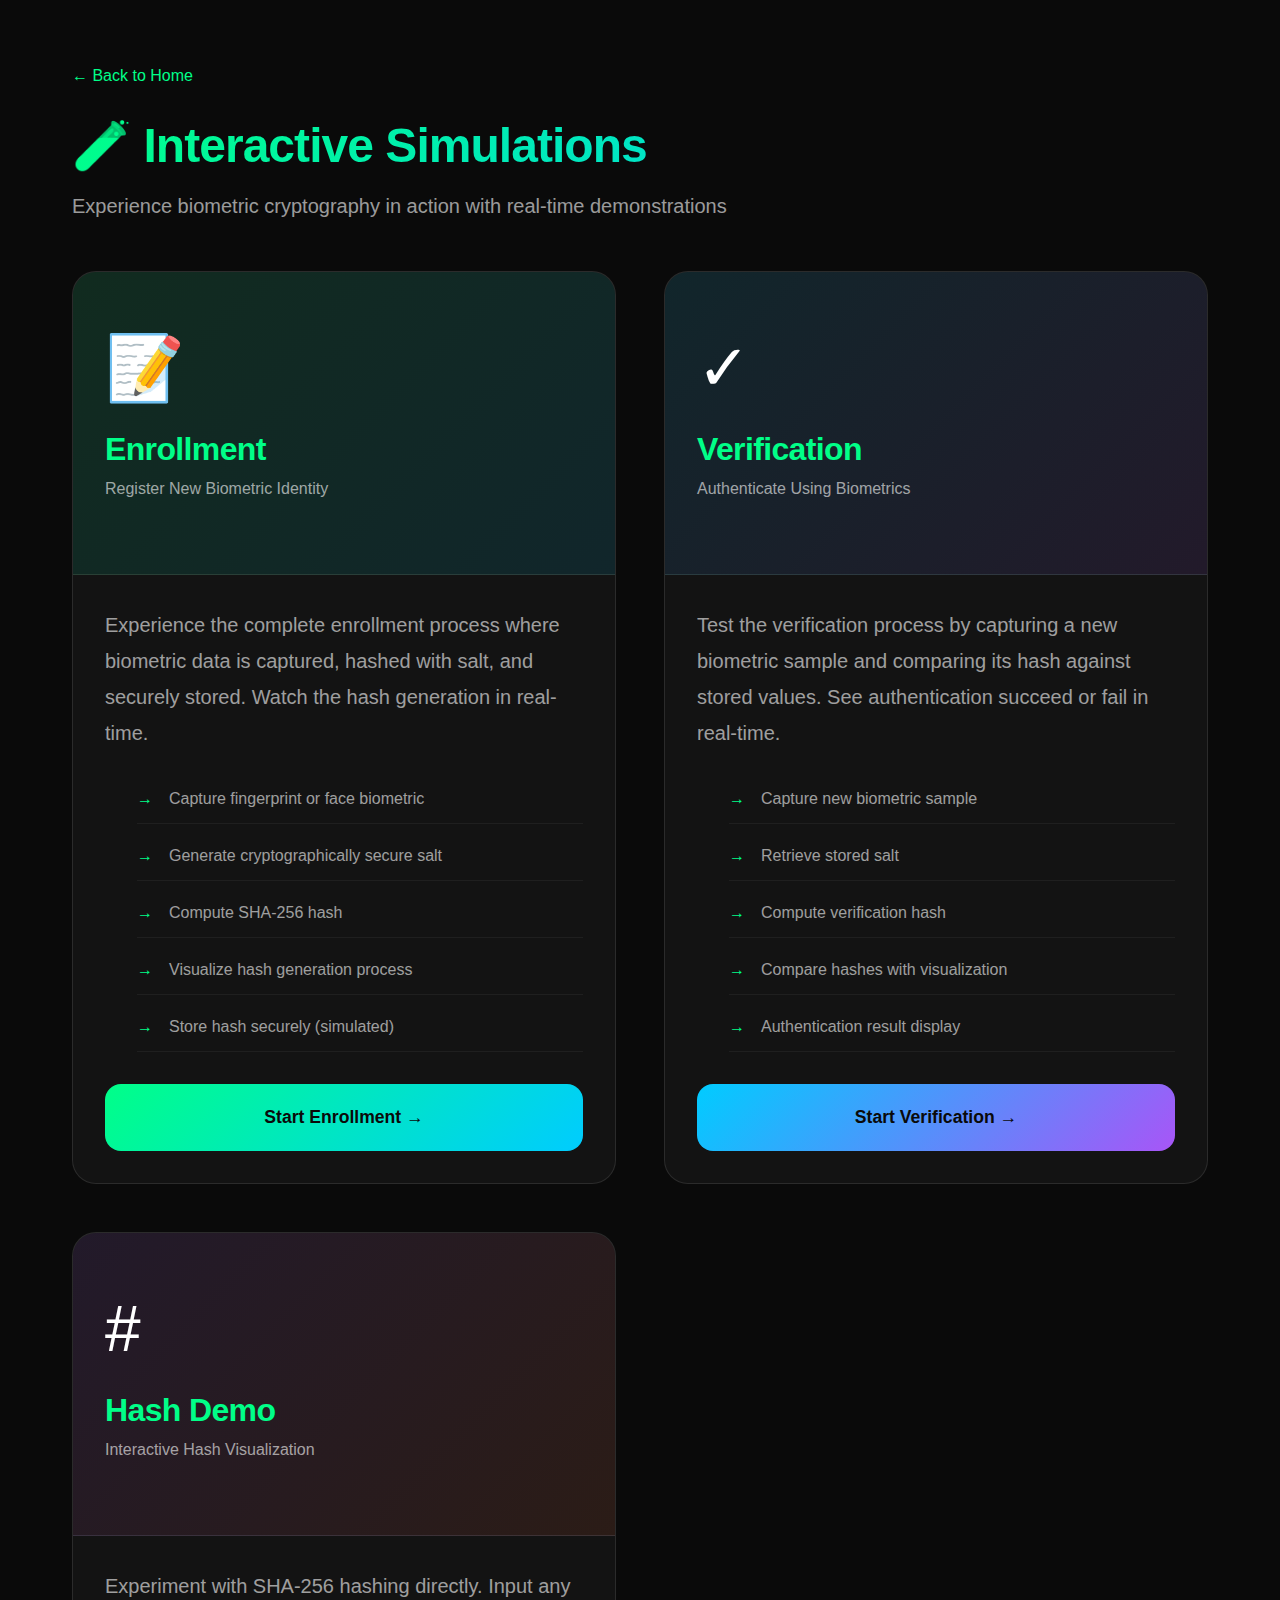
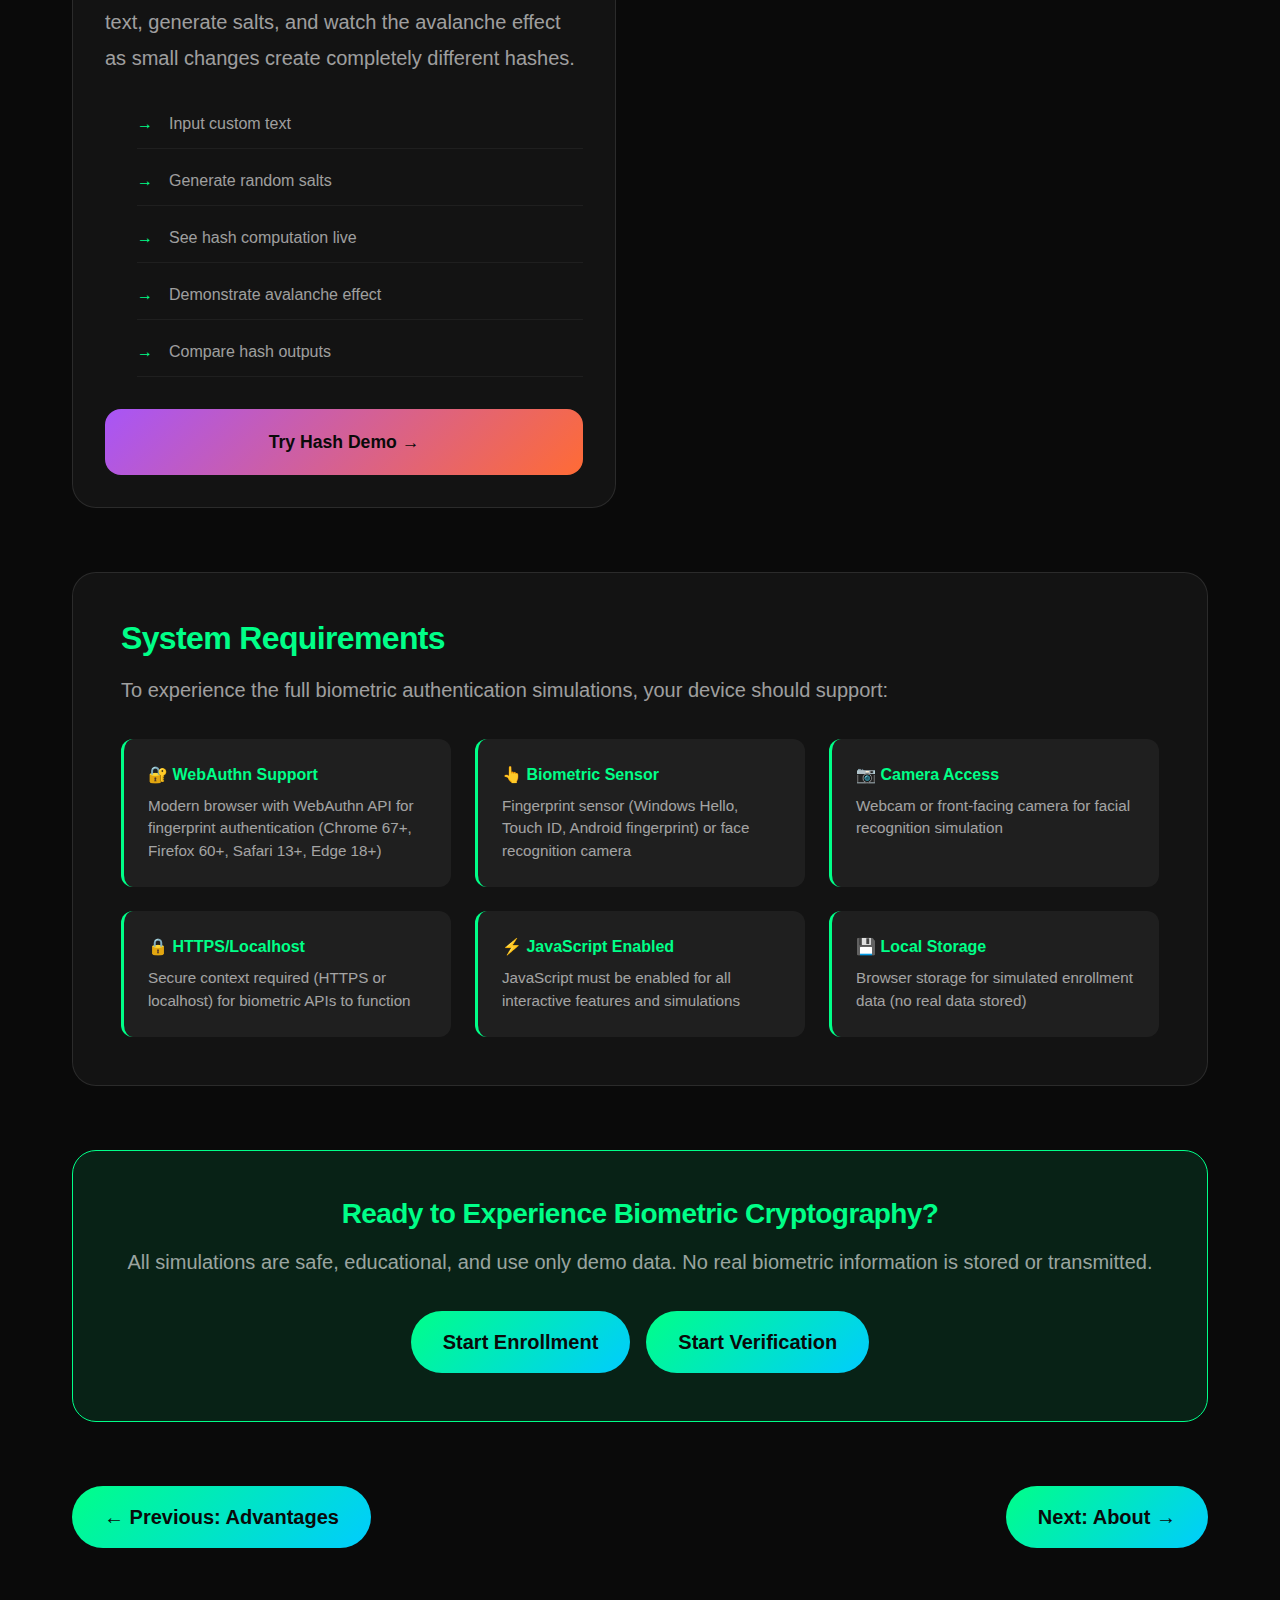
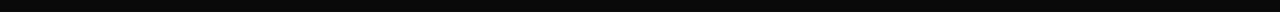
<file: pages/simulation.html>
<!DOCTYPE html>
<html lang="en">
<head>
    <meta charset="UTF-8">
    <meta name="viewport" content="width=device-width, initial-scale=1.0">
    <title>Simulation Hub - Crypto Biometric Authentication</title>
    <link rel="stylesheet" href="../assets/css/design-system.css">
    <link rel="stylesheet" href="../assets/css/main.css">
    <link rel="stylesheet" href="../assets/css/components.css">
    <style>
        .page-container {
            max-width: 1200px;
            margin: 0 auto;
            padding: 4rem 2rem;
            min-height: 100vh;
        }

        .simulation-grid {
            display: grid;
            grid-template-columns: repeat(auto-fit, minmax(400px, 1fr));
            gap: 3rem;
            margin-top: 3rem;
        }

        .simulation-card {
            background: var(--color-bg-surface);
            border-radius: var(--radius-xl);
            overflow: hidden;
            border: 1px solid rgba(255, 255, 255, 0.1);
            transition: all 0.3s ease;
            position: relative;
        }

        .simulation-card:hover {
            transform: translateY(-10px);
            box-shadow: 0 30px 60px rgba(0, 0, 0, 0.5);
            border-color: var(--color-primary);
        }

        .simulation-header {
            padding: 3rem 2rem;
            background: linear-gradient(135deg, rgba(0, 255, 136, 0.1), rgba(0, 204, 255, 0.1));
            border-bottom: 1px solid rgba(255, 255, 255, 0.1);
        }

        .simulation-icon {
            font-size: 4rem;
            margin-bottom: 1rem;
            display: block;
        }

        .simulation-title {
            font-size: 2rem;
            color: var(--color-primary);
            margin-bottom: 0.5rem;
            font-weight: 700;
        }

        .simulation-subtitle {
            color: var(--color-text-muted);
            font-size: 1rem;
        }

        .simulation-body {
            padding: 2rem;
        }

        .simulation-description {
            color: var(--color-text-muted);
            line-height: 1.8;
            margin-bottom: 1.5rem;
        }

        .simulation-features {
            list-style: none;
            padding: 0;
            margin-bottom: 2rem;
        }

        .simulation-features li {
            padding: 0.75rem 0;
            padding-left: 2rem;
            position: relative;
            color: var(--color-text-muted);
            border-bottom: 1px solid rgba(255, 255, 255, 0.05);
        }

        .simulation-features li::before {
            content: "→";
            position: absolute;
            left: 0;
            color: var(--color-primary);
            font-weight: bold;
        }

        .simulation-button {
            display: block;
            width: 100%;
            padding: 1.25rem;
            background: var(--gradient-primary);
            color: var(--color-bg-dark);
            text-align: center;
            text-decoration: none;
            border-radius: var(--radius-lg);
            font-weight: 600;
            font-size: 1.1rem;
            transition: all 0.3s ease;
        }

        .simulation-button:hover {
            transform: scale(1.02);
            box-shadow: 0 10px 30px rgba(0, 255, 136, 0.3);
        }

        .info-section {
            margin-top: 4rem;
            background: var(--color-bg-surface);
            padding: 3rem;
            border-radius: var(--radius-xl);
            border: 1px solid rgba(255, 255, 255, 0.1);
        }

        .requirements-list {
            display: grid;
            grid-template-columns: repeat(auto-fit, minmax(250px, 1fr));
            gap: 1.5rem;
            margin-top: 2rem;
        }

        .requirement-item {
            background: rgba(255, 255, 255, 0.05);
            padding: 1.5rem;
            border-radius: var(--radius-md);
            border-left: 3px solid var(--color-primary);
        }

        .requirement-title {
            color: var(--color-primary);
            font-weight: 600;
            margin-bottom: 0.5rem;
        }

        .requirement-desc {
            color: var(--color-text-muted);
            font-size: 0.95rem;
        }

        .back-link {
            display: inline-flex;
            align-items: center;
            gap: 0.5rem;
            color: var(--color-primary);
            text-decoration: none;
            margin-bottom: 2rem;
            transition: gap 0.3s ease;
        }

        .back-link:hover {
            gap: 1rem;
        }

        @media (max-width: 768px) {
            .simulation-grid {
                grid-template-columns: 1fr;
            }

            .requirements-list {
                grid-template-columns: 1fr;
            }
        }
    </style>
</head>
<body>
    <div class="page-container">
        <a href="../index.html" class="back-link">← Back to Home</a>

        <h1 style="font-size: 3rem; margin-bottom: 1rem; background: var(--gradient-primary); -webkit-background-clip: text; -webkit-text-fill-color: transparent;">
            🧪 Interactive Simulations
        </h1>
        <p style="font-size: 1.25rem; color: var(--color-text-muted); margin-bottom: 3rem;">
            Experience biometric cryptography in action with real-time demonstrations
        </p>

        <div class="simulation-grid">
            <!-- Enrollment Simulation -->
            <div class="simulation-card">
                <div class="simulation-header">
                    <span class="simulation-icon">📝</span>
                    <h2 class="simulation-title">Enrollment</h2>
                    <p class="simulation-subtitle">Register New Biometric Identity</p>
                </div>
                <div class="simulation-body">
                    <p class="simulation-description">
                        Experience the complete enrollment process where biometric data is captured, hashed with salt, and securely stored. Watch the hash generation in real-time.
                    </p>
                    <ul class="simulation-features">
                        <li>Capture fingerprint or face biometric</li>
                        <li>Generate cryptographically secure salt</li>
                        <li>Compute SHA-256 hash</li>
                        <li>Visualize hash generation process</li>
                        <li>Store hash securely (simulated)</li>
                    </ul>
                    <a href="../simulations/enrollment.html" class="simulation-button">
                        Start Enrollment →
                    </a>
                </div>
            </div>

            <!-- Verification Simulation -->
            <div class="simulation-card">
                <div class="simulation-header" style="background: linear-gradient(135deg, rgba(0, 204, 255, 0.1), rgba(168, 85, 247, 0.1));">
                    <span class="simulation-icon">✓</span>
                    <h2 class="simulation-title">Verification</h2>
                    <p class="simulation-subtitle">Authenticate Using Biometrics</p>
                </div>
                <div class="simulation-body">
                    <p class="simulation-description">
                        Test the verification process by capturing a new biometric sample and comparing its hash against stored values. See authentication succeed or fail in real-time.
                    </p>
                    <ul class="simulation-features">
                        <li>Capture new biometric sample</li>
                        <li>Retrieve stored salt</li>
                        <li>Compute verification hash</li>
                        <li>Compare hashes with visualization</li>
                        <li>Authentication result display</li>
                    </ul>
                    <a href="../simulations/verification.html" class="simulation-button" style="background: linear-gradient(135deg, var(--color-secondary), var(--color-purple));">
                        Start Verification →
                    </a>
                </div>
            </div>

            <!-- Hash Demo -->
            <div class="simulation-card">
                <div class="simulation-header" style="background: linear-gradient(135deg, rgba(168, 85, 247, 0.1), rgba(255, 107, 53, 0.1));">
                    <span class="simulation-icon">#</span>
                    <h2 class="simulation-title">Hash Demo</h2>
                    <p class="simulation-subtitle">Interactive Hash Visualization</p>
                </div>
                <div class="simulation-body">
                    <p class="simulation-description">
                        Experiment with SHA-256 hashing directly. Input any text, generate salts, and watch the avalanche effect as small changes create completely different hashes.
                    </p>
                    <ul class="simulation-features">
                        <li>Input custom text</li>
                        <li>Generate random salts</li>
                        <li>See hash computation live</li>
                        <li>Demonstrate avalanche effect</li>
                        <li>Compare hash outputs</li>
                    </ul>
                    <a href="../simulations/hash-demo.html" class="simulation-button" style="background: linear-gradient(135deg, var(--color-purple), var(--color-accent));">
                        Try Hash Demo →
                    </a>
                </div>
            </div>
        </div>

        <div class="info-section">
            <h2 style="font-size: 2rem; color: var(--color-primary); margin-bottom: 1rem;">
                System Requirements
            </h2>
            <p style="color: var(--color-text-muted); margin-bottom: 2rem;">
                To experience the full biometric authentication simulations, your device should support:
            </p>

            <div class="requirements-list">
                <div class="requirement-item">
                    <div class="requirement-title">🔐 WebAuthn Support</div>
                    <div class="requirement-desc">
                        Modern browser with WebAuthn API for fingerprint authentication (Chrome 67+, Firefox 60+, Safari 13+, Edge 18+)
                    </div>
                </div>

                <div class="requirement-item">
                    <div class="requirement-title">👆 Biometric Sensor</div>
                    <div class="requirement-desc">
                        Fingerprint sensor (Windows Hello, Touch ID, Android fingerprint) or face recognition camera
                    </div>
                </div>

                <div class="requirement-item">
                    <div class="requirement-title">📷 Camera Access</div>
                    <div class="requirement-desc">
                        Webcam or front-facing camera for facial recognition simulation
                    </div>
                </div>

                <div class="requirement-item">
                    <div class="requirement-title">🔒 HTTPS/Localhost</div>
                    <div class="requirement-desc">
                        Secure context required (HTTPS or localhost) for biometric APIs to function
                    </div>
                </div>

                <div class="requirement-item">
                    <div class="requirement-title">⚡ JavaScript Enabled</div>
                    <div class="requirement-desc">
                        JavaScript must be enabled for all interactive features and simulations
                    </div>
                </div>

                <div class="requirement-item">
                    <div class="requirement-title">💾 Local Storage</div>
                    <div class="requirement-desc">
                        Browser storage for simulated enrollment data (no real data stored)
                    </div>
                </div>
            </div>
        </div>

        <div style="text-align: center; margin-top: 4rem; padding: 3rem; background: rgba(0, 255, 136, 0.1); border-radius: var(--radius-xl); border: 1px solid var(--color-primary);">
            <h3 style="font-size: 1.75rem; color: var(--color-primary); margin-bottom: 1rem;">
                Ready to Experience Biometric Cryptography?
            </h3>
            <p style="color: var(--color-text-muted); margin-bottom: 2rem;">
                All simulations are safe, educational, and use only demo data. No real biometric information is stored or transmitted.
            </p>
            <div style="display: flex; gap: 1rem; justify-content: center; flex-wrap: wrap;">
                <a href="../simulations/enrollment.html" class="btn btn--primary btn--lg">
                    Start Enrollment
                </a>
                <a href="../simulations/verification.html" class="btn btn--secondary btn--lg">
                    Start Verification
                </a>
            </div>
        </div>

        <div style="display: flex; gap: 1rem; justify-content: space-between; margin-top: 4rem;">
            <a href="advantages.html" class="btn btn--secondary">
                ← Previous: Advantages
            </a>
            <a href="about.html" class="btn btn--primary">
                Next: About →
            </a>
        </div>
    </div>
</body>
</html>
</file>
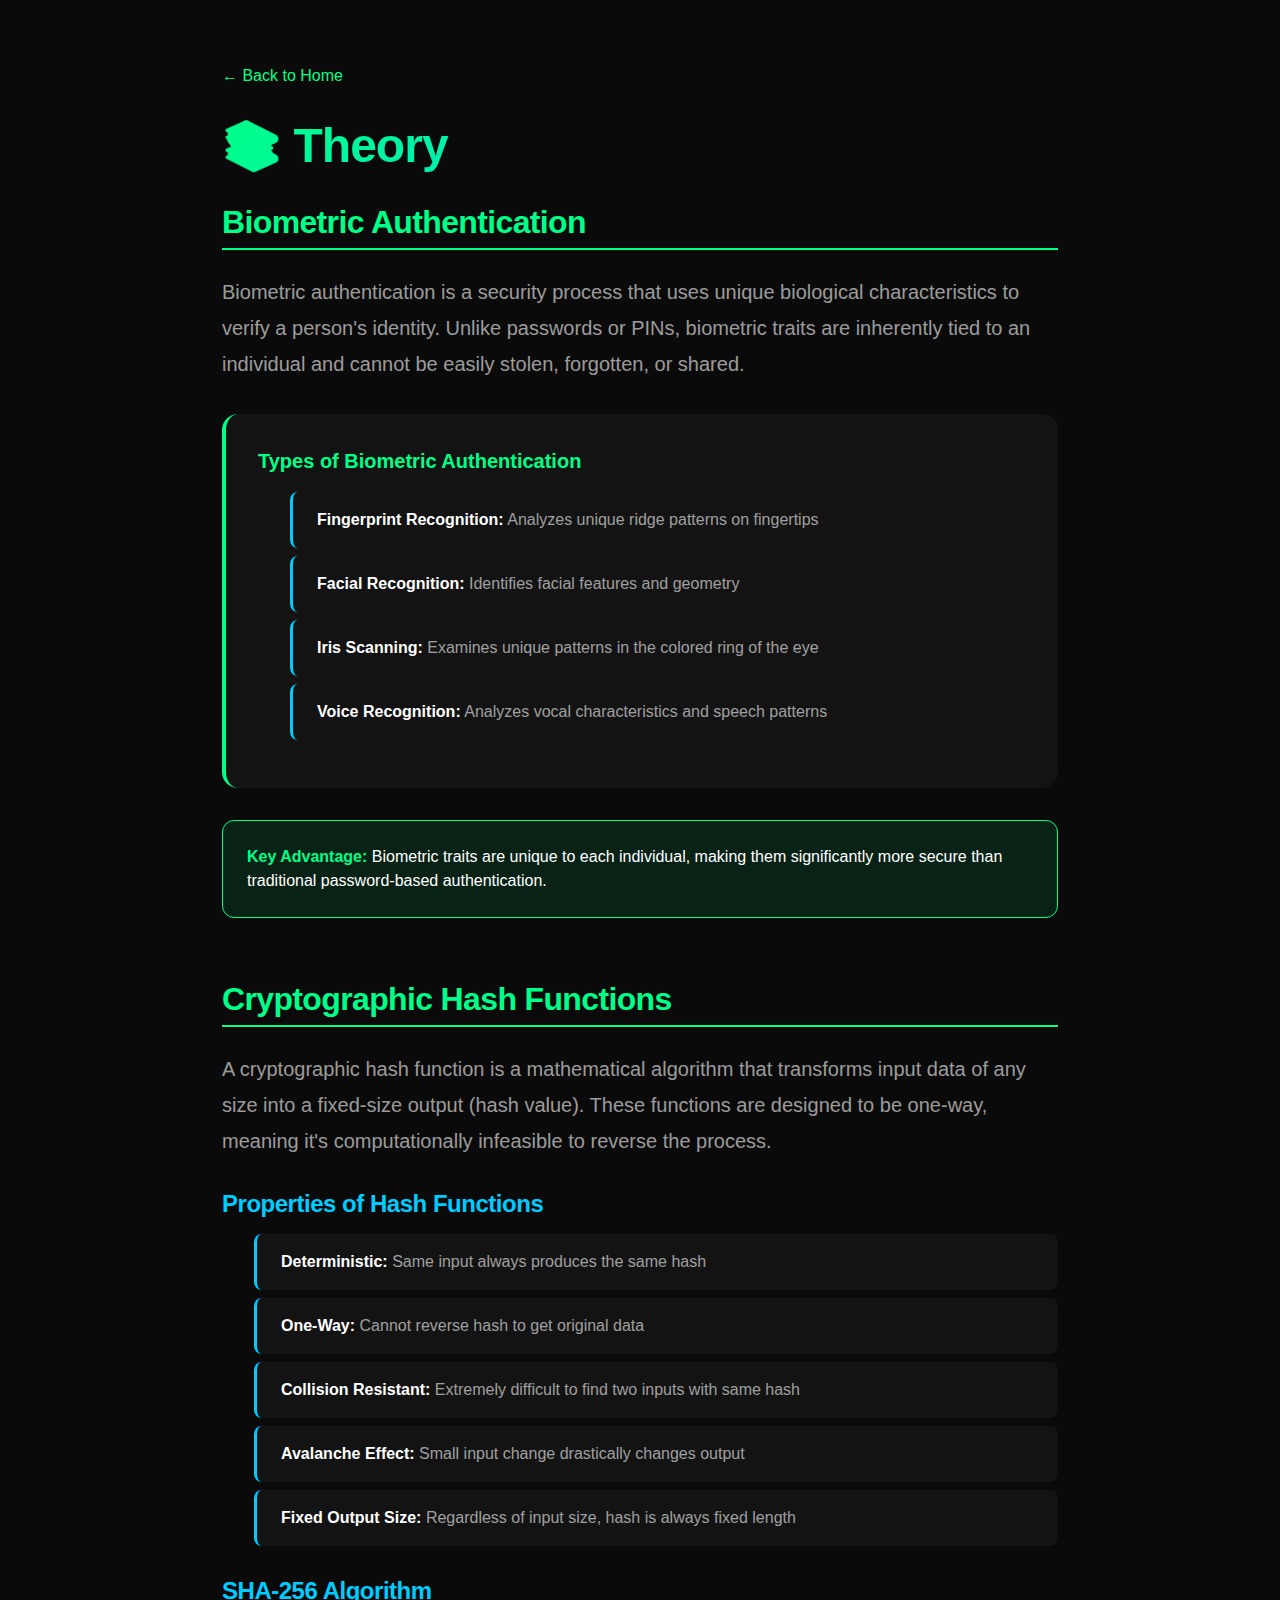
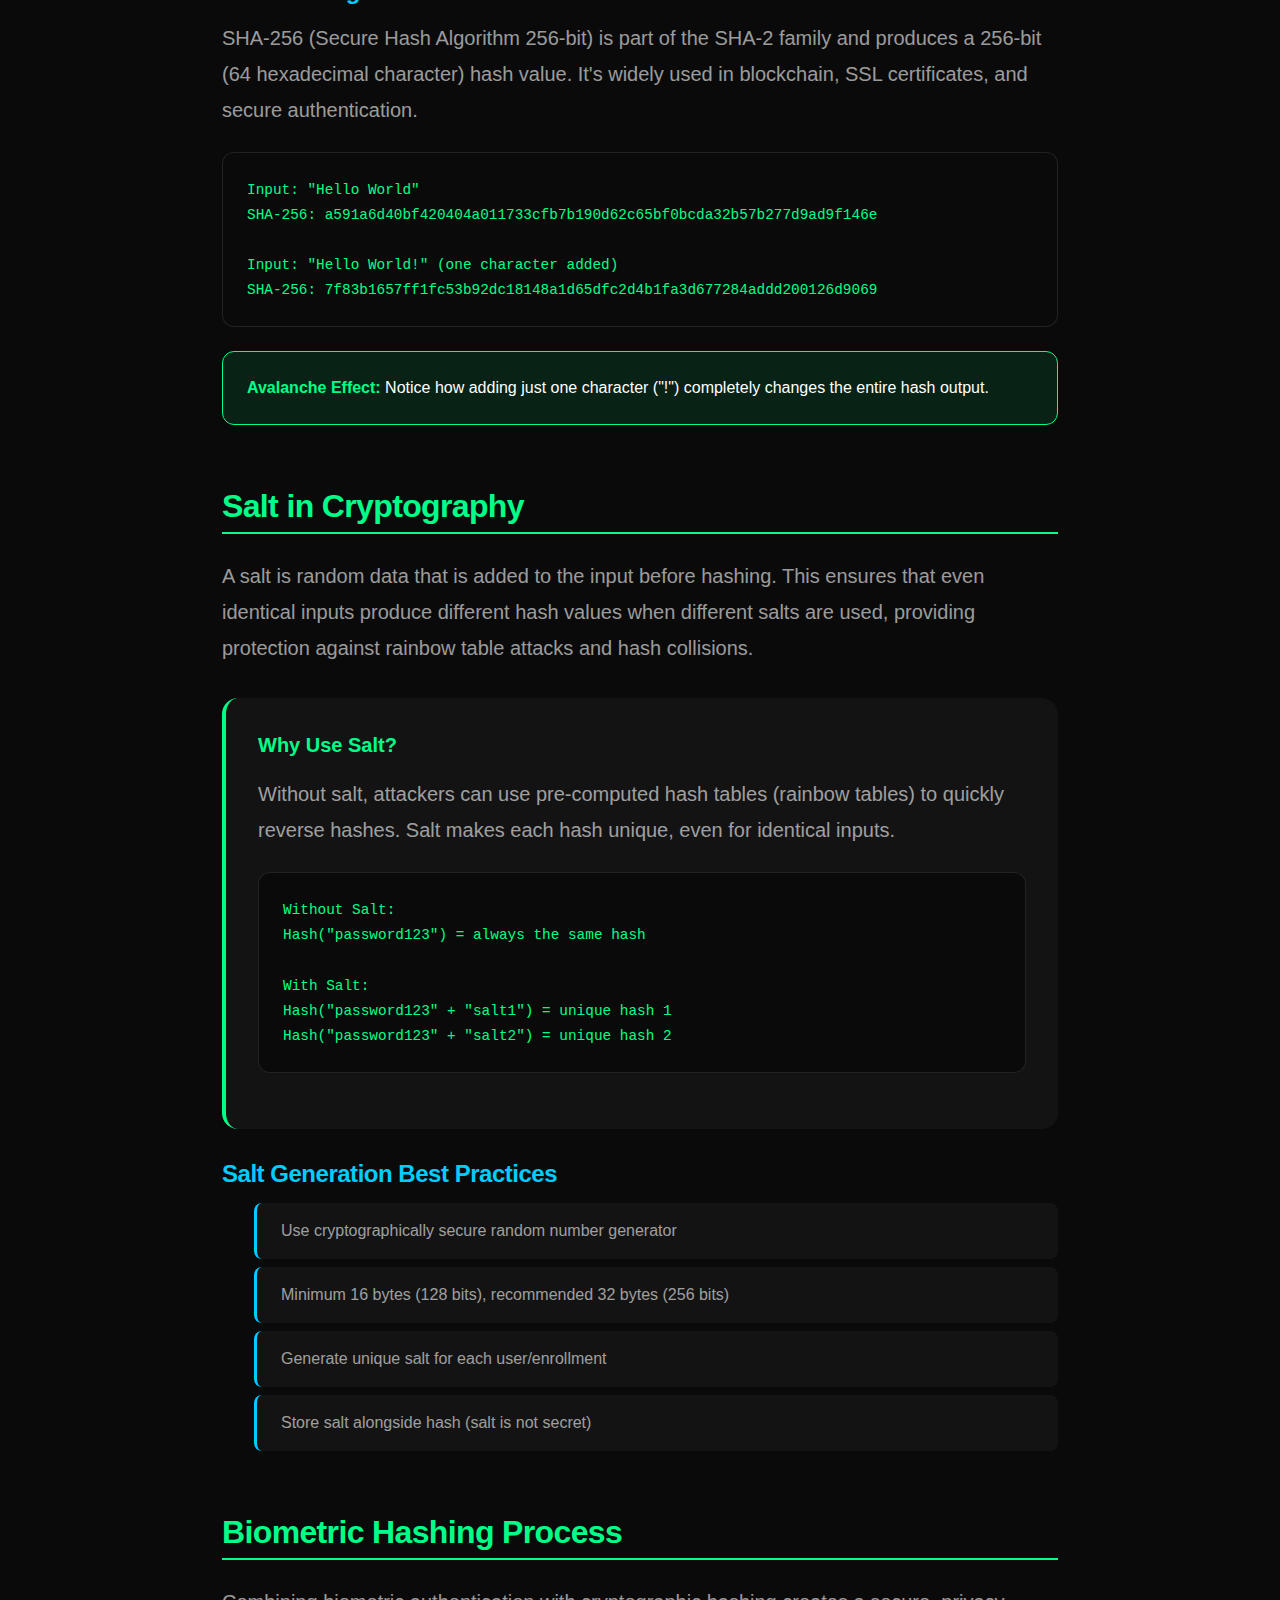
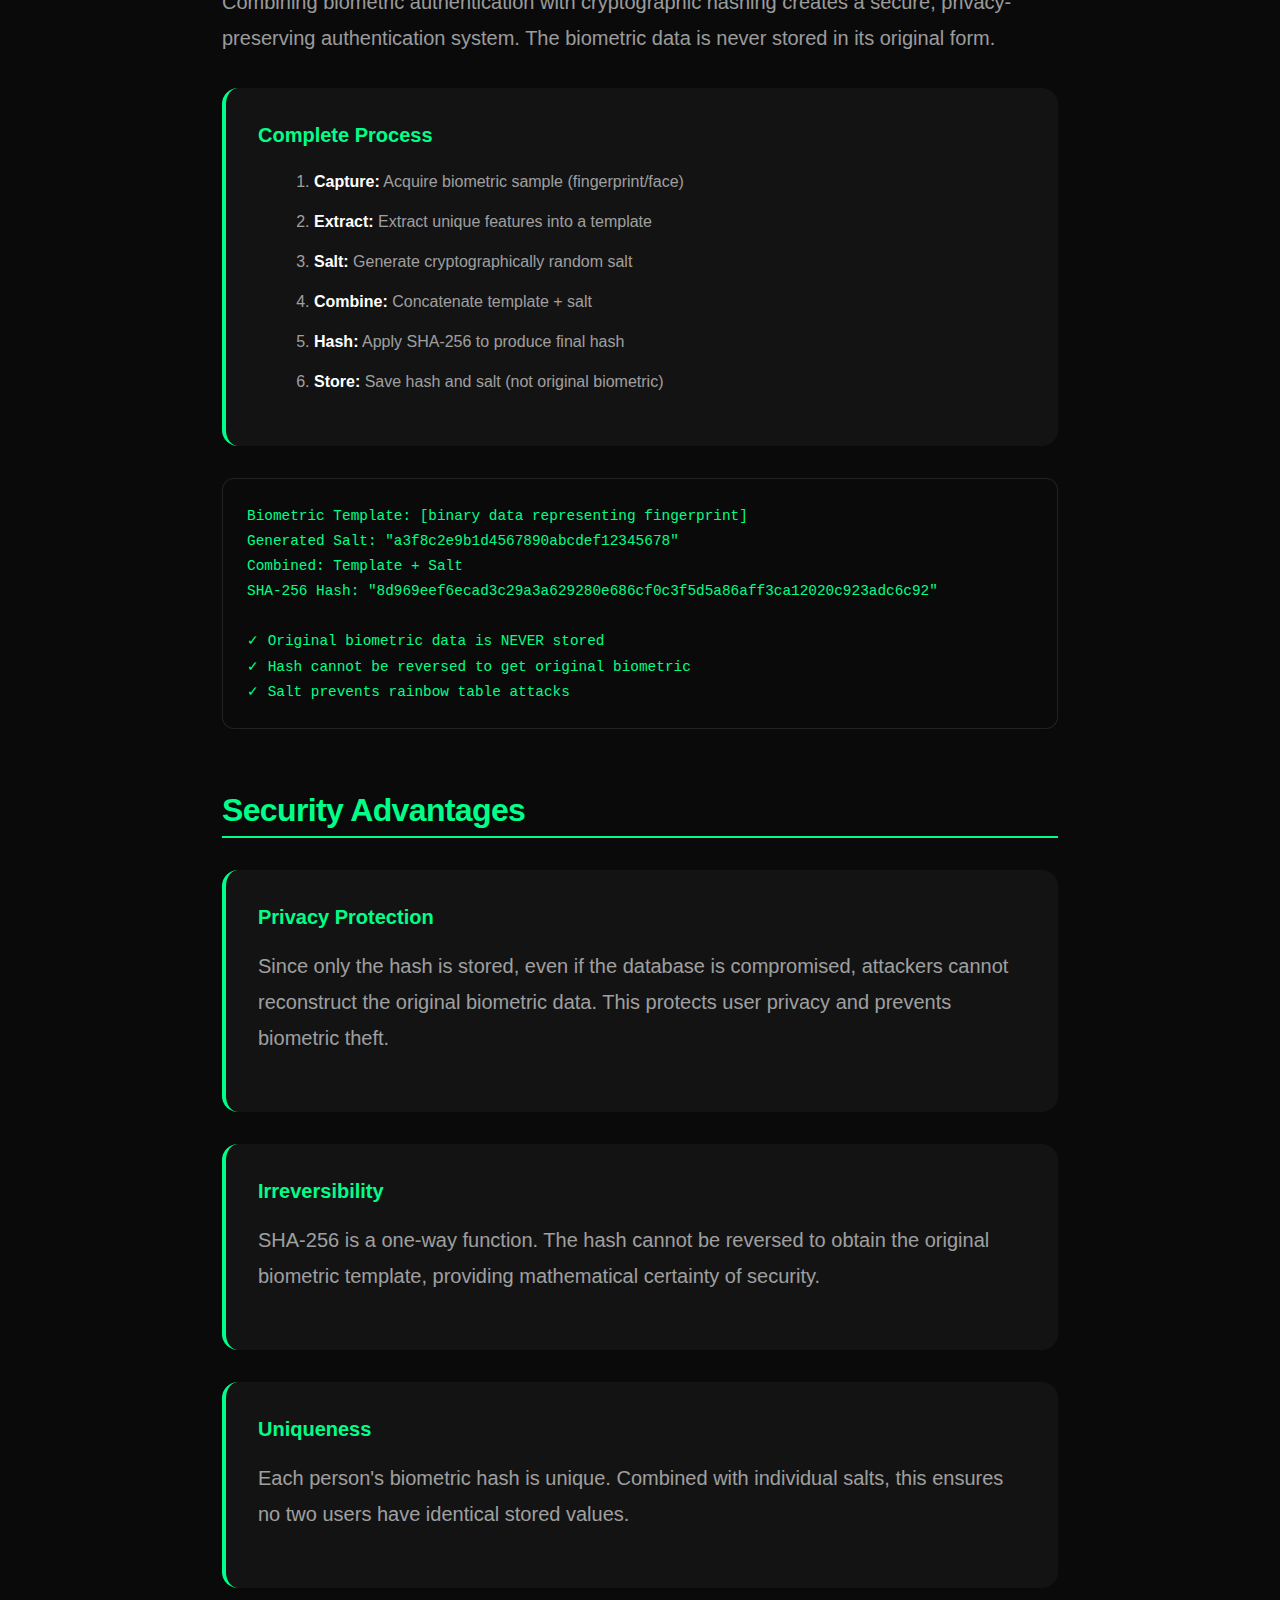
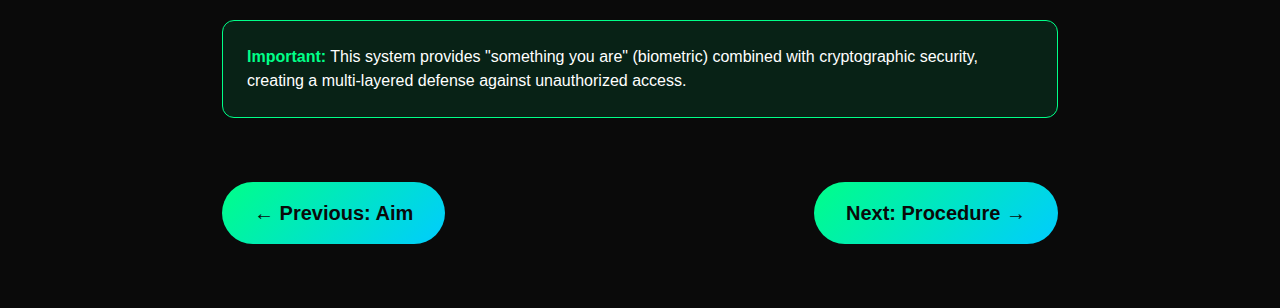
<file: pages/theory.html>
<!DOCTYPE html>
<html lang="en">
<head>
    <meta charset="UTF-8">
    <meta name="viewport" content="width=device-width, initial-scale=1.0">
    <title>Theory - Crypto Biometric Authentication</title>
    <link rel="stylesheet" href="../assets/css/design-system.css">
    <link rel="stylesheet" href="../assets/css/main.css">
    <link rel="stylesheet" href="../assets/css/components.css">
    <style>
        .page-container {
            max-width: 900px;
            margin: 0 auto;
            padding: 4rem 2rem;
            min-height: 100vh;
        }

        .theory-section {
            margin-bottom: 4rem;
        }

        .theory-section h2 {
            font-size: 2rem;
            color: var(--color-primary);
            margin-bottom: 1.5rem;
            padding-bottom: 0.5rem;
            border-bottom: 2px solid var(--color-primary);
        }

        .theory-section h3 {
            font-size: 1.5rem;
            color: var(--color-secondary);
            margin: 2rem 0 1rem;
        }

        .theory-section p {
            line-height: 1.8;
            margin-bottom: 1.5rem;
        }

        .concept-card {
            background: var(--color-bg-surface);
            padding: 2rem;
            border-radius: var(--radius-lg);
            border-left: 4px solid var(--color-primary);
            margin: 2rem 0;
        }

        .concept-title {
            font-size: 1.25rem;
            font-weight: 600;
            color: var(--color-primary);
            margin-bottom: 1rem;
        }

        .code-block {
            background: var(--color-bg-dark);
            padding: 1.5rem;
            border-radius: var(--radius-md);
            border: 1px solid rgba(255, 255, 255, 0.1);
            overflow-x: auto;
            margin: 1.5rem 0;
        }

        .code-block code {
            font-family: var(--font-family-mono);
            font-size: 0.9rem;
            color: var(--color-primary);
            line-height: 1.6;
        }

        .algorithm-list {
            list-style: none;
            padding: 0;
        }

        .algorithm-list li {
            background: var(--color-bg-surface);
            padding: 1rem 1.5rem;
            margin-bottom: 0.5rem;
            border-radius: var(--radius-sm);
            border-left: 3px solid var(--color-secondary);
        }

        .key-point {
            background: rgba(0, 255, 136, 0.1);
            padding: 1.5rem;
            border-radius: var(--radius-md);
            border: 1px solid var(--color-primary);
            margin: 1.5rem 0;
        }

        .key-point strong {
            color: var(--color-primary);
        }

        .back-link {
            display: inline-flex;
            align-items: center;
            gap: 0.5rem;
            color: var(--color-primary);
            text-decoration: none;
            margin-bottom: 2rem;
            transition: gap 0.3s ease;
        }

        .back-link:hover {
            gap: 1rem;
        }
    </style>
</head>
<body>
    <div class="page-container">
        <a href="../index.html" class="back-link">← Back to Home</a>

        <h1 style="font-size: 3rem; margin-bottom: 2rem; background: var(--gradient-primary); -webkit-background-clip: text; -webkit-text-fill-color: transparent;">
            📚 Theory
        </h1>

        <div class="theory-section">
            <h2>Biometric Authentication</h2>
            <p>
                Biometric authentication is a security process that uses unique biological characteristics to verify a person's identity. Unlike passwords or PINs, biometric traits are inherently tied to an individual and cannot be easily stolen, forgotten, or shared.
            </p>

            <div class="concept-card">
                <div class="concept-title">Types of Biometric Authentication</div>
                <ul class="algorithm-list">
                    <li><strong>Fingerprint Recognition:</strong> Analyzes unique ridge patterns on fingertips</li>
                    <li><strong>Facial Recognition:</strong> Identifies facial features and geometry</li>
                    <li><strong>Iris Scanning:</strong> Examines unique patterns in the colored ring of the eye</li>
                    <li><strong>Voice Recognition:</strong> Analyzes vocal characteristics and speech patterns</li>
                </ul>
            </div>

            <div class="key-point">
                <strong>Key Advantage:</strong> Biometric traits are unique to each individual, making them significantly more secure than traditional password-based authentication.
            </div>
        </div>

        <div class="theory-section">
            <h2>Cryptographic Hash Functions</h2>
            <p>
                A cryptographic hash function is a mathematical algorithm that transforms input data of any size into a fixed-size output (hash value). These functions are designed to be one-way, meaning it's computationally infeasible to reverse the process.
            </p>

            <h3>Properties of Hash Functions</h3>
            <ul class="algorithm-list">
                <li><strong>Deterministic:</strong> Same input always produces the same hash</li>
                <li><strong>One-Way:</strong> Cannot reverse hash to get original data</li>
                <li><strong>Collision Resistant:</strong> Extremely difficult to find two inputs with same hash</li>
                <li><strong>Avalanche Effect:</strong> Small input change drastically changes output</li>
                <li><strong>Fixed Output Size:</strong> Regardless of input size, hash is always fixed length</li>
            </ul>

            <h3>SHA-256 Algorithm</h3>
            <p>
                SHA-256 (Secure Hash Algorithm 256-bit) is part of the SHA-2 family and produces a 256-bit (64 hexadecimal character) hash value. It's widely used in blockchain, SSL certificates, and secure authentication.
            </p>

            <div class="code-block">
                <code>
Input: "Hello World"<br>
SHA-256: a591a6d40bf420404a011733cfb7b190d62c65bf0bcda32b57b277d9ad9f146e<br><br>
Input: "Hello World!" (one character added)<br>
SHA-256: 7f83b1657ff1fc53b92dc18148a1d65dfc2d4b1fa3d677284addd200126d9069
                </code>
            </div>

            <div class="key-point">
                <strong>Avalanche Effect:</strong> Notice how adding just one character ("!") completely changes the entire hash output.
            </div>
        </div>

        <div class="theory-section">
            <h2>Salt in Cryptography</h2>
            <p>
                A salt is random data that is added to the input before hashing. This ensures that even identical inputs produce different hash values when different salts are used, providing protection against rainbow table attacks and hash collisions.
            </p>

            <div class="concept-card">
                <div class="concept-title">Why Use Salt?</div>
                <p style="margin-bottom: 1rem;">Without salt, attackers can use pre-computed hash tables (rainbow tables) to quickly reverse hashes. Salt makes each hash unique, even for identical inputs.</p>
                
                <div class="code-block">
                    <code>
Without Salt:<br>
Hash("password123") = always the same hash<br><br>
With Salt:<br>
Hash("password123" + "salt1") = unique hash 1<br>
Hash("password123" + "salt2") = unique hash 2
                    </code>
                </div>
            </div>

            <h3>Salt Generation Best Practices</h3>
            <ul class="algorithm-list">
                <li>Use cryptographically secure random number generator</li>
                <li>Minimum 16 bytes (128 bits), recommended 32 bytes (256 bits)</li>
                <li>Generate unique salt for each user/enrollment</li>
                <li>Store salt alongside hash (salt is not secret)</li>
            </ul>
        </div>

        <div class="theory-section">
            <h2>Biometric Hashing Process</h2>
            <p>
                Combining biometric authentication with cryptographic hashing creates a secure, privacy-preserving authentication system. The biometric data is never stored in its original form.
            </p>

            <div class="concept-card">
                <div class="concept-title">Complete Process</div>
                <ol style="line-height: 2; padding-left: 1.5rem;">
                    <li><strong>Capture:</strong> Acquire biometric sample (fingerprint/face)</li>
                    <li><strong>Extract:</strong> Extract unique features into a template</li>
                    <li><strong>Salt:</strong> Generate cryptographically random salt</li>
                    <li><strong>Combine:</strong> Concatenate template + salt</li>
                    <li><strong>Hash:</strong> Apply SHA-256 to produce final hash</li>
                    <li><strong>Store:</strong> Save hash and salt (not original biometric)</li>
                </ol>
            </div>

            <div class="code-block">
                <code>
Biometric Template: [binary data representing fingerprint]<br>
Generated Salt: "a3f8c2e9b1d4567890abcdef12345678"<br>
Combined: Template + Salt<br>
SHA-256 Hash: "8d969eef6ecad3c29a3a629280e686cf0c3f5d5a86aff3ca12020c923adc6c92"<br><br>
✓ Original biometric data is NEVER stored<br>
✓ Hash cannot be reversed to get original biometric<br>
✓ Salt prevents rainbow table attacks
                </code>
            </div>
        </div>

        <div class="theory-section">
            <h2>Security Advantages</h2>
            
            <div class="concept-card">
                <div class="concept-title">Privacy Protection</div>
                <p>
                    Since only the hash is stored, even if the database is compromised, attackers cannot reconstruct the original biometric data. This protects user privacy and prevents biometric theft.
                </p>
            </div>

            <div class="concept-card">
                <div class="concept-title">Irreversibility</div>
                <p>
                    SHA-256 is a one-way function. The hash cannot be reversed to obtain the original biometric template, providing mathematical certainty of security.
                </p>
            </div>

            <div class="concept-card">
                <div class="concept-title">Uniqueness</div>
                <p>
                    Each person's biometric hash is unique. Combined with individual salts, this ensures no two users have identical stored values.
                </p>
            </div>

            <div class="key-point">
                <strong>Important:</strong> This system provides "something you are" (biometric) combined with cryptographic security, creating a multi-layered defense against unauthorized access.
            </div>
        </div>

        <div style="display: flex; gap: 1rem; justify-content: space-between; margin-top: 4rem;">
            <a href="aim.html" class="btn btn--secondary">
                ← Previous: Aim
            </a>
            <a href="procedure.html" class="btn btn--primary">
                Next: Procedure →
            </a>
        </div>
    </div>
</body>
</html>
</file>
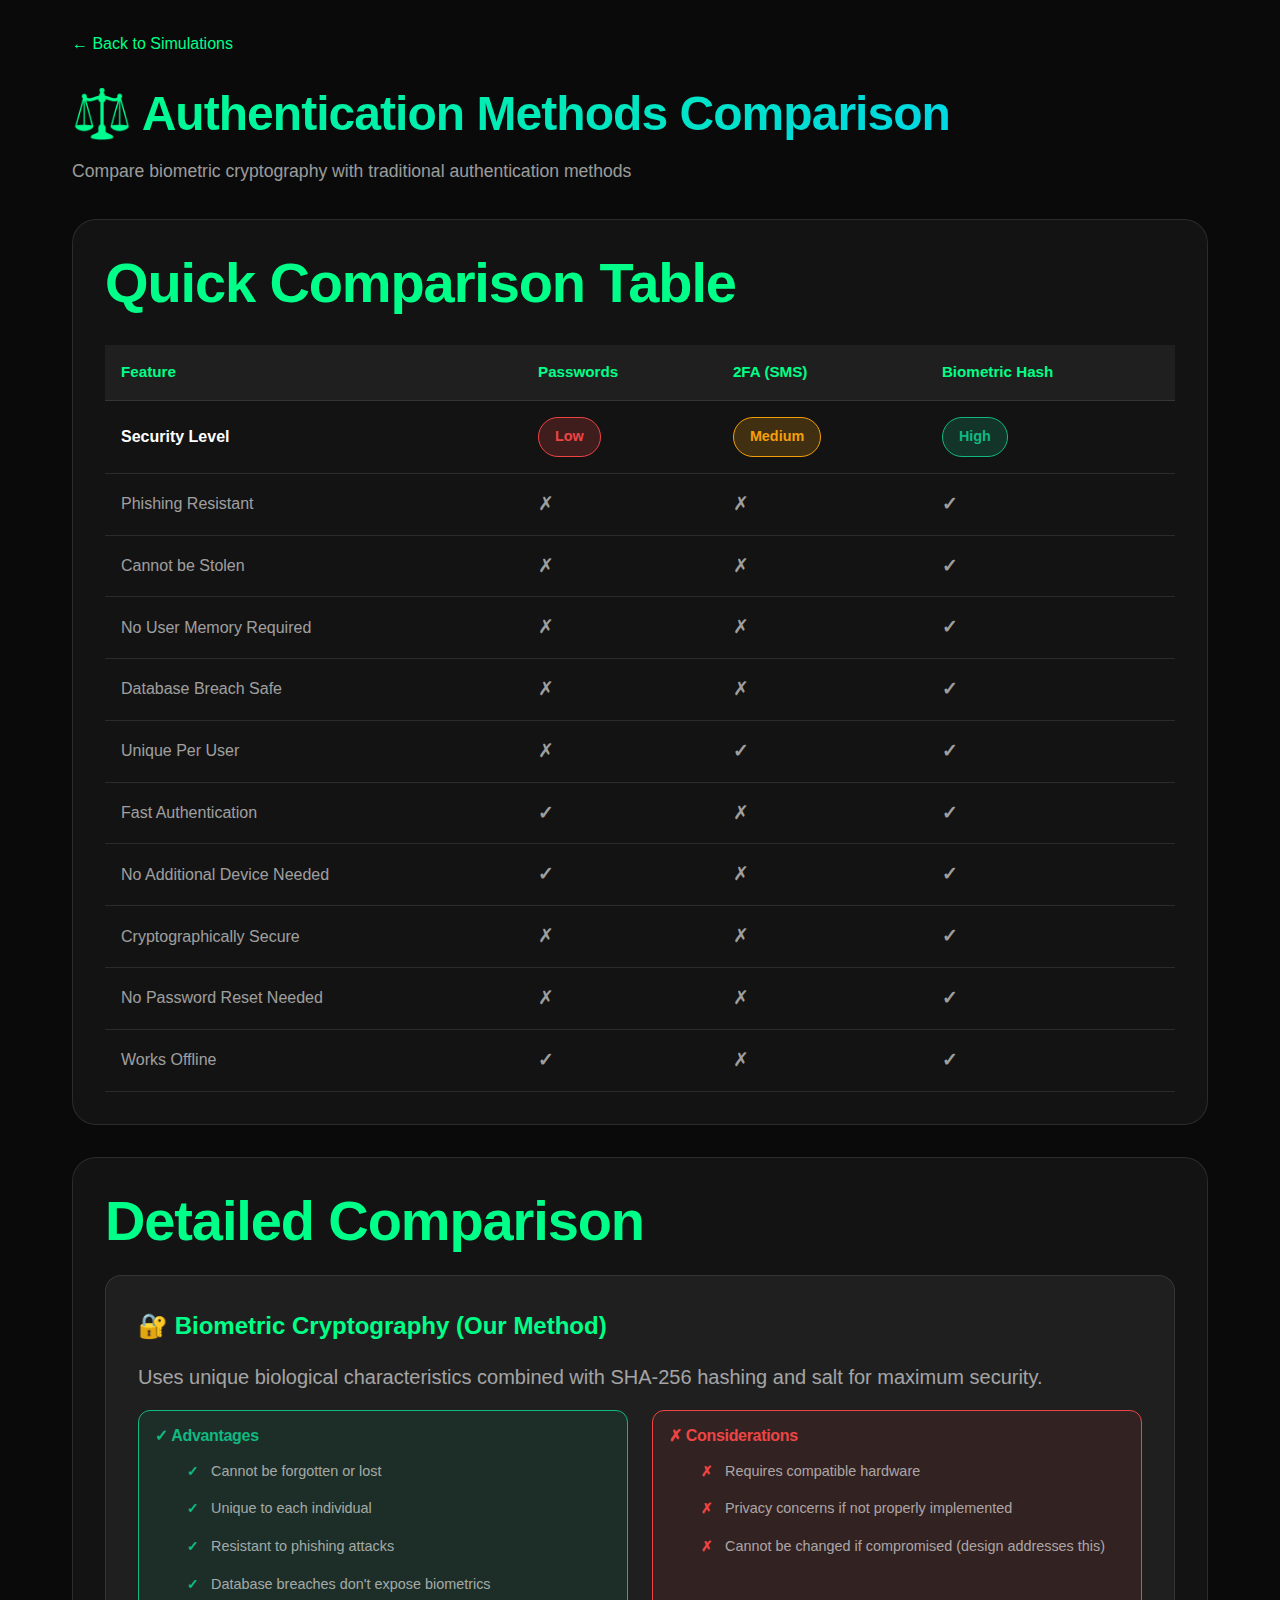
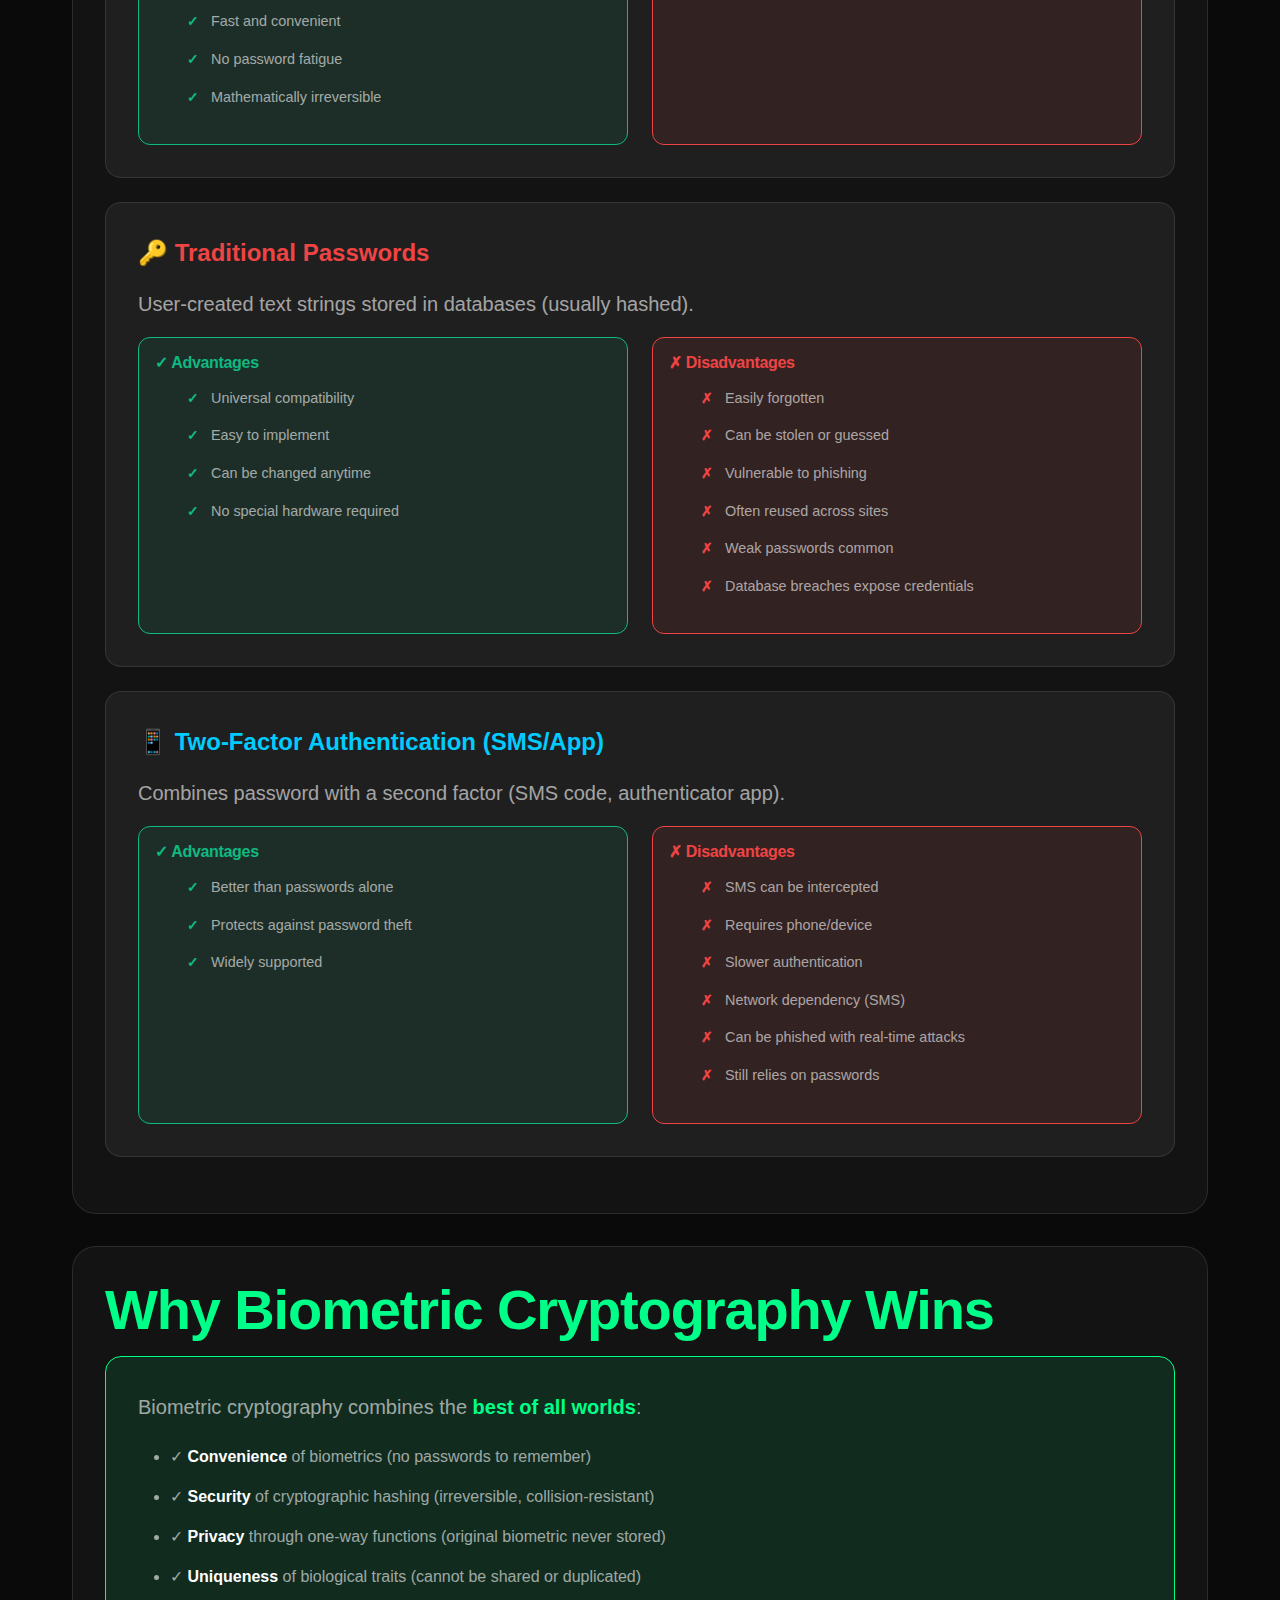
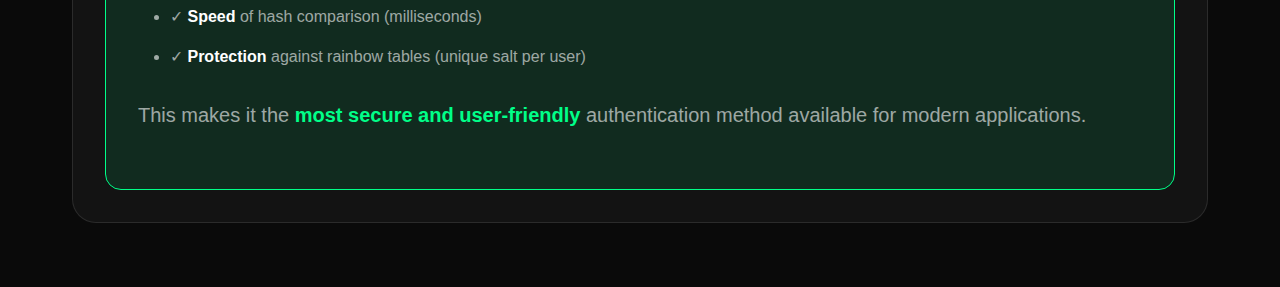
<file: simulations/comparison.html>
<!DOCTYPE html>
<html lang="en">
<head>
    <meta charset="UTF-8">
    <meta name="viewport" content="width=device-width, initial-scale=1.0">
    <title>Hash Comparison - Crypto Biometric Authentication</title>
    <link rel="stylesheet" href="../assets/css/design-system.css">
    <link rel="stylesheet" href="../assets/css/main.css">
    <link rel="stylesheet" href="../assets/css/components.css">
    <style>
        .page-container {
            max-width: 1200px;
            margin: 0 auto;
            padding: 2rem;
            min-height: 100vh;
        }

        .comparison-section {
            background: var(--color-bg-surface);
            padding: 2rem;
            border-radius: var(--radius-xl);
            border: 1px solid rgba(255, 255, 255, 0.1);
            margin-bottom: 2rem;
        }

        .comparison-table {
            width: 100%;
            margin-top: 2rem;
            border-collapse: collapse;
        }

        .comparison-table th,
        .comparison-table td {
            padding: 1rem;
            text-align: left;
            border-bottom: 1px solid rgba(255, 255, 255, 0.1);
        }

        .comparison-table th {
            color: var(--color-primary);
            font-weight: 600;
            background: rgba(255, 255, 255, 0.05);
            font-size: 0.95rem;
        }

        .comparison-table td {
            color: var(--color-text-muted);
        }

        .check-mark {
            color: var(--color-success);
            font-weight: bold;
            font-size: 1.2rem;
        }

        .cross-mark {
            color: var(--color-error);
            font-size: 1.2rem;
        }

        .method-card {
            background: rgba(255, 255, 255, 0.05);
            padding: 2rem;
            border-radius: var(--radius-lg);
            border: 1px solid rgba(255, 255, 255, 0.1);
            margin-bottom: 1.5rem;
        }

        .method-title {
            font-size: 1.5rem;
            font-weight: 700;
            margin-bottom: 1rem;
        }

        .method-title.biometric {
            color: var(--color-primary);
        }

        .method-title.password {
            color: var(--color-error);
        }

        .method-title.twofa {
            color: var(--color-secondary);
        }

        .pros-cons {
            display: grid;
            grid-template-columns: 1fr 1fr;
            gap: 1.5rem;
            margin-top: 1rem;
        }

        .pros, .cons {
            padding: 1rem;
            border-radius: var(--radius-md);
        }

        .pros {
            background: rgba(16, 185, 129, 0.1);
            border: 1px solid var(--color-success);
        }

        .cons {
            background: rgba(239, 68, 68, 0.1);
            border: 1px solid var(--color-error);
        }

        .pros h4, .cons h4 {
            margin-bottom: 0.75rem;
            font-size: 1rem;
        }

        .pros h4 {
            color: var(--color-success);
        }

        .cons h4 {
            color: var(--color-error);
        }

        .pros ul, .cons ul {
            list-style: none;
            padding: 0;
        }

        .pros li, .cons li {
            padding: 0.25rem 0;
            font-size: 0.9rem;
            color: var(--color-text-muted);
        }

        .pros li::before {
            content: "✓ ";
            color: var(--color-success);
            font-weight: bold;
            margin-right: 0.5rem;
        }

        .cons li::before {
            content: "✗ ";
            color: var(--color-error);
            font-weight: bold;
            margin-right: 0.5rem;
        }

        .security-score {
            display: inline-block;
            padding: 0.5rem 1rem;
            border-radius: var(--radius-full);
            font-weight: 600;
            font-size: 0.9rem;
        }

        .security-score.high {
            background: rgba(16, 185, 129, 0.2);
            color: var(--color-success);
            border: 1px solid var(--color-success);
        }

        .security-score.medium {
            background: rgba(245, 158, 11, 0.2);
            color: #f59e0b;
            border: 1px solid #f59e0b;
        }

        .security-score.low {
            background: rgba(239, 68, 68, 0.2);
            color: var(--color-error);
            border: 1px solid var(--color-error);
        }

        .back-link {
            display: inline-flex;
            align-items: center;
            gap: 0.5rem;
            color: var(--color-primary);
            text-decoration: none;
            margin-bottom: 2rem;
            transition: gap 0.3s ease;
        }

        .back-link:hover {
            gap: 1rem;
        }

        @media (max-width: 768px) {
            .pros-cons {
                grid-template-columns: 1fr;
            }

            .comparison-table {
                font-size: 0.85rem;
            }

            .comparison-table th,
            .comparison-table td {
                padding: 0.75rem 0.5rem;
            }
        }
    </style>
</head>
<body>
    <div class="page-container">
        <a href="../pages/simulation.html" class="back-link">← Back to Simulations</a>

        <h1 style="font-size: 3rem; margin-bottom: 1rem; background: linear-gradient(135deg, var(--color-primary), var(--color-secondary)); -webkit-background-clip: text; -webkit-text-fill-color: transparent;">
            ⚖️ Authentication Methods Comparison
        </h1>
        <p style="font-size: 1.1rem; color: var(--color-text-muted); margin-bottom: 2rem;">
            Compare biometric cryptography with traditional authentication methods
        </p>

        <div class="comparison-section">
            <h2 style="color: var(--color-primary); margin-bottom: 1rem;">Quick Comparison Table</h2>
            
            <table class="comparison-table">
                <thead>
                    <tr>
                        <th>Feature</th>
                        <th>Passwords</th>
                        <th>2FA (SMS)</th>
                        <th>Biometric Hash</th>
                    </tr>
                </thead>
                <tbody>
                    <tr>
                        <td><strong>Security Level</strong></td>
                        <td><span class="security-score low">Low</span></td>
                        <td><span class="security-score medium">Medium</span></td>
                        <td><span class="security-score high">High</span></td>
                    </tr>
                    <tr>
                        <td>Phishing Resistant</td>
                        <td class="cross-mark">✗</td>
                        <td class="cross-mark">✗</td>
                        <td class="check-mark">✓</td>
                    </tr>
                    <tr>
                        <td>Cannot be Stolen</td>
                        <td class="cross-mark">✗</td>
                        <td class="cross-mark">✗</td>
                        <td class="check-mark">✓</td>
                    </tr>
                    <tr>
                        <td>No User Memory Required</td>
                        <td class="cross-mark">✗</td>
                        <td class="cross-mark">✗</td>
                        <td class="check-mark">✓</td>
                    </tr>
                    <tr>
                        <td>Database Breach Safe</td>
                        <td class="cross-mark">✗</td>
                        <td class="cross-mark">✗</td>
                        <td class="check-mark">✓</td>
                    </tr>
                    <tr>
                        <td>Unique Per User</td>
                        <td class="cross-mark">✗</td>
                        <td class="check-mark">✓</td>
                        <td class="check-mark">✓</td>
                    </tr>
                    <tr>
                        <td>Fast Authentication</td>
                        <td class="check-mark">✓</td>
                        <td class="cross-mark">✗</td>
                        <td class="check-mark">✓</td>
                    </tr>
                    <tr>
                        <td>No Additional Device Needed</td>
                        <td class="check-mark">✓</td>
                        <td class="cross-mark">✗</td>
                        <td class="check-mark">✓</td>
                    </tr>
                    <tr>
                        <td>Cryptographically Secure</td>
                        <td class="cross-mark">✗</td>
                        <td class="cross-mark">✗</td>
                        <td class="check-mark">✓</td>
                    </tr>
                    <tr>
                        <td>No Password Reset Needed</td>
                        <td class="cross-mark">✗</td>
                        <td class="cross-mark">✗</td>
                        <td class="check-mark">✓</td>
                    </tr>
                    <tr>
                        <td>Works Offline</td>
                        <td class="check-mark">✓</td>
                        <td class="cross-mark">✗</td>
                        <td class="check-mark">✓</td>
                    </tr>
                </tbody>
            </table>
        </div>

        <div class="comparison-section">
            <h2 style="color: var(--color-primary); margin-bottom: 1.5rem;">Detailed Comparison</h2>

            <div class="method-card">
                <div class="method-title biometric">🔐 Biometric Cryptography (Our Method)</div>
                <p style="color: var(--color-text-muted); margin-bottom: 1rem;">
                    Uses unique biological characteristics combined with SHA-256 hashing and salt for maximum security.
                </p>
                <div class="pros-cons">
                    <div class="pros">
                        <h4>✓ Advantages</h4>
                        <ul>
                            <li>Cannot be forgotten or lost</li>
                            <li>Unique to each individual</li>
                            <li>Resistant to phishing attacks</li>
                            <li>Database breaches don't expose biometrics</li>
                            <li>Fast and convenient</li>
                            <li>No password fatigue</li>
                            <li>Mathematically irreversible</li>
                        </ul>
                    </div>
                    <div class="cons">
                        <h4>✗ Considerations</h4>
                        <ul>
                            <li>Requires compatible hardware</li>
                            <li>Privacy concerns if not properly implemented</li>
                            <li>Cannot be changed if compromised (design addresses this)</li>
                        </ul>
                    </div>
                </div>
            </div>

            <div class="method-card">
                <div class="method-title password">🔑 Traditional Passwords</div>
                <p style="color: var(--color-text-muted); margin-bottom: 1rem;">
                    User-created text strings stored in databases (usually hashed).
                </p>
                <div class="pros-cons">
                    <div class="pros">
                        <h4>✓ Advantages</h4>
                        <ul>
                            <li>Universal compatibility</li>
                            <li>Easy to implement</li>
                            <li>Can be changed anytime</li>
                            <li>No special hardware required</li>
                        </ul>
                    </div>
                    <div class="cons">
                        <h4>✗ Disadvantages</h4>
                        <ul>
                            <li>Easily forgotten</li>
                            <li>Can be stolen or guessed</li>
                            <li>Vulnerable to phishing</li>
                            <li>Often reused across sites</li>
                            <li>Weak passwords common</li>
                            <li>Database breaches expose credentials</li>
                        </ul>
                    </div>
                </div>
            </div>

            <div class="method-card">
                <div class="method-title twofa">📱 Two-Factor Authentication (SMS/App)</div>
                <p style="color: var(--color-text-muted); margin-bottom: 1rem;">
                    Combines password with a second factor (SMS code, authenticator app).
                </p>
                <div class="pros-cons">
                    <div class="pros">
                        <h4>✓ Advantages</h4>
                        <ul>
                            <li>Better than passwords alone</li>
                            <li>Protects against password theft</li>
                            <li>Widely supported</li>
                        </ul>
                    </div>
                    <div class="cons">
                        <h4>✗ Disadvantages</h4>
                        <ul>
                            <li>SMS can be intercepted</li>
                            <li>Requires phone/device</li>
                            <li>Slower authentication</li>
                            <li>Network dependency (SMS)</li>
                            <li>Can be phished with real-time attacks</li>
                            <li>Still relies on passwords</li>
                        </ul>
                    </div>
                </div>
            </div>
        </div>

        <div class="comparison-section">
            <h2 style="color: var(--color-primary); margin-bottom: 1rem;">Why Biometric Cryptography Wins</h2>
            <div style="background: rgba(0, 255, 136, 0.1); padding: 2rem; border-radius: var(--radius-lg); border: 1px solid var(--color-primary);">
                <p style="color: var(--color-text-muted); line-height: 1.8; margin-bottom: 1rem;">
                    Biometric cryptography combines the <strong style="color: var(--color-primary);">best of all worlds</strong>:
                </p>
                <ul style="color: var(--color-text-muted); line-height: 2; margin-left: 2rem;">
                    <li>✓ <strong>Convenience</strong> of biometrics (no passwords to remember)</li>
                    <li>✓ <strong>Security</strong> of cryptographic hashing (irreversible, collision-resistant)</li>
                    <li>✓ <strong>Privacy</strong> through one-way functions (original biometric never stored)</li>
                    <li>✓ <strong>Uniqueness</strong> of biological traits (cannot be shared or duplicated)</li>
                    <li>✓ <strong>Speed</strong> of hash comparison (milliseconds)</li>
                    <li>✓ <strong>Protection</strong> against rainbow tables (unique salt per user)</li>
                </ul>
                <p style="color: var(--color-text-muted); line-height: 1.8; margin-top: 1.5rem;">
                    This makes it the <strong style="color: var(--color-primary);">most secure and user-friendly</strong> authentication method available for modern applications.
                </p>
            </div>
        </div>
    </div>
</body>
</html>
</file>
<file: assets/css/design-system.css>
/**
 * Design System - CSS Variables & Design Tokens
 * Core design tokens for the Crypto Biometric project
 */

:root {
    /* Color Palette - Dark Theme */
    --color-bg-dark: #0a0a0a;
    --color-bg-surface: #131313;
    --color-bg-elevated: #1a1a1a;
    --color-bg-overlay: rgba(13, 13, 13, 0.85);
    
    /* Text Colors */
    --color-text-light: #ffffff;
    --color-text-muted: rgba(255, 255, 255, 0.6);
    --color-text-disabled: rgba(255, 255, 255, 0.3);
    
    /* Brand Colors */
    --color-primary: #00ff88;
    --color-primary-dark: #00cc6a;
    --color-primary-light: #33ffaa;
    --color-secondary: #00ccff;
    --color-secondary-dark: #00a3cc;
    --color-secondary-light: #33d6ff;
    --color-accent: #ff6b35;
    --color-purple: #a855f7;
    --color-purple-light: #c084fc;
    
    /* Semantic Colors */
    --color-success: #10b981;
    --color-error: #ef4444;
    --color-warning: #f59e0b;
    --color-info: #3b82f6;
    
    /* Gradients */
    --gradient-primary: linear-gradient(135deg, var(--color-primary), var(--color-secondary));
    --gradient-secondary: linear-gradient(135deg, var(--color-secondary), var(--color-purple));
    --gradient-accent: linear-gradient(135deg, var(--color-accent), var(--color-purple));
    --gradient-rainbow: linear-gradient(90deg, var(--color-primary), var(--color-secondary), var(--color-purple));
    
    /* Shadows */
    --shadow-sm: 0 2px 8px rgba(0, 0, 0, 0.2);
    --shadow-md: 0 4px 16px rgba(0, 0, 0, 0.3);
    --shadow-lg: 0 20px 60px rgba(0, 0, 0, 0.5);
    --shadow-glow-primary: 0 0 20px rgba(0, 255, 136, 0.3);
    --shadow-glow-secondary: 0 0 20px rgba(0, 204, 255, 0.3);
    
    /* Spacing Scale */
    --space-xs: 0.25rem;    /* 4px */
    --space-sm: 0.5rem;     /* 8px */
    --space-md: 1rem;       /* 16px */
    --space-lg: 1.5rem;     /* 24px */
    --space-xl: 2rem;       /* 32px */
    --space-2xl: 3rem;      /* 48px */
    --space-3xl: 4rem;      /* 64px */
    
    /* Border Radius */
    --radius-sm: 8px;
    --radius-md: 12px;
    --radius-lg: 16px;
    --radius-xl: 24px;
    --radius-full: 50px;
    --radius-circle: 50%;
    
    /* Typography */
    --font-family-base: -apple-system, BlinkMacSystemFont, 'Segoe UI', 'Roboto', 'Oxygen', 'Ubuntu', 'Cantarell', sans-serif;
    --font-family-mono: 'SF Mono', 'Consolas', 'Monaco', 'Courier New', monospace;
    
    /* Font Sizes */
    --text-xs: 0.75rem;     /* 12px */
    --text-sm: 0.85rem;     /* 13.6px */
    --text-base: 1rem;      /* 16px */
    --text-lg: 1.25rem;     /* 20px */
    --text-xl: 1.5rem;      /* 24px */
    --text-2xl: 1.875rem;   /* 30px */
    --text-3xl: 2.25rem;    /* 36px */
    --text-4xl: 3rem;       /* 48px */
    --text-5xl: 3.75rem;    /* 60px */
    
    /* Font Weights */
    --font-normal: 400;
    --font-medium: 500;
    --font-semibold: 600;
    --font-bold: 700;
    --font-extrabold: 800;
    
    /* Line Heights */
    --leading-tight: 1.1;
    --leading-normal: 1.5;
    --leading-relaxed: 1.7;
    --leading-loose: 2;
    
    /* Letter Spacing */
    --tracking-tight: -0.02em;
    --tracking-normal: 0;
    --tracking-wide: 0.05em;
    --tracking-wider: 0.1em;
    --tracking-widest: 0.3em;
    
    /* Transitions */
    --transition-fast: 0.15s ease;
    --transition-base: 0.3s ease;
    --transition-slow: 0.5s ease;
    --transition-smooth: 0.9s cubic-bezier(0.16, 1, 0.3, 1);
    
    /* Z-Index Scale */
    --z-base: 1;
    --z-content: 2;
    --z-dropdown: 10;
    --z-sticky: 20;
    --z-fixed: 50;
    --z-overlay: 100;
    --z-modal: 200;
    --z-tooltip: 300;
    
    /* Blur Effects */
    --blur-sm: 10px;
    --blur-md: 20px;
    --blur-lg: 40px;
    
    /* Opacity Levels */
    --opacity-disabled: 0.3;
    --opacity-muted: 0.6;
    --opacity-hover: 0.8;
    --opacity-full: 1;
}

/* Dark Mode Adjustments (if needed) */
@media (prefers-color-scheme: dark) {
    :root {
        /* Already optimized for dark mode */
    }
}

/* Light Mode Override (optional future enhancement) */
[data-theme="light"] {
    --color-bg-dark: #ffffff;
    --color-bg-surface: #f5f5f5;
    --color-text-light: #0a0a0a;
    --color-text-muted: rgba(0, 0, 0, 0.6);
}
</file>
<file: assets/css/main.css>
/**
 * Main Styles - Base layout, typography, and core structure
 */

* {
    margin: 0;
    padding: 0;
    box-sizing: border-box;
}

html {
    scroll-behavior: smooth;
    -webkit-font-smoothing: antialiased;
    -moz-osx-font-smoothing: grayscale;
}

body {
    font-family: var(--font-family-base);
    background: var(--color-bg-dark);
    color: var(--color-text-light);
    overflow-x: hidden;
    cursor: default;
    line-height: var(--leading-normal);
}

/* Typography */
h1, h2, h3, h4, h5, h6 {
    line-height: var(--leading-tight);
    letter-spacing: var(--tracking-tight);
    font-weight: var(--font-extrabold);
}

h1 {
    font-size: clamp(2.5rem, 6vw, 5rem);
    margin-bottom: var(--space-lg);
    background: var(--gradient-primary);
    -webkit-background-clip: text;
    -webkit-text-fill-color: transparent;
    background-clip: text;
}

h2 {
    font-size: clamp(1.8rem, 4.5vw, 3.5rem);
    font-weight: var(--font-bold);
    margin-bottom: var(--space-md);
    color: var(--color-primary);
}

h3 {
    font-size: var(--text-2xl);
    font-weight: var(--font-semibold);
    color: var(--color-secondary);
    margin-bottom: var(--space-sm);
}

p {
    font-size: clamp(1rem, 2vw, 1.25rem);
    line-height: var(--leading-relaxed);
    color: var(--color-text-muted);
    margin-bottom: var(--space-lg);
}

strong {
    color: var(--color-text-light);
    font-weight: var(--font-semibold);
}

/* Links */
a {
    color: var(--color-primary);
    text-decoration: none;
    transition: color var(--transition-fast);
}

a:hover {
    color: var(--color-primary-light);
}

/* Lists */
ul, ol {
    margin-left: var(--space-xl);
    margin-bottom: var(--space-md);
}

li {
    margin-bottom: var(--space-sm);
    color: var(--color-text-muted);
}

/* Canvas Container */
#canvas-container {
    position: fixed;
    top: 0;
    left: 0;
    width: 100%;
    height: 100vh;
    z-index: var(--z-base);
}

canvas {
    display: block;
    cursor: grab;
}

canvas:active {
    cursor: grabbing;
}

/* Scroll Content */
#scroll-content {
    position: relative;
    z-index: var(--z-content);
    pointer-events: none;
}

/* Sections */
.section {
    min-height: 100vh;
    display: flex;
    align-items: center;
    justify-content: center;
    padding: var(--space-xl);
    position: relative;
}

/* Content Box */
.content-box {
    max-width: 700px;
    text-align: center;
    pointer-events: auto;
    background: var(--color-bg-overlay);
    padding: var(--space-2xl);
    border-radius: var(--radius-xl);
    backdrop-filter: blur(var(--blur-md));
    border: 1px solid rgba(255, 255, 255, 0.1);
    box-shadow: var(--shadow-lg);
    opacity: 0;
    transform: translateY(60px);
    transition: opacity var(--transition-smooth), 
                transform var(--transition-smooth);
}

.content-box.visible {
    opacity: 1;
    transform: translateY(0);
}

/* Utility Classes */
.text-center {
    text-align: center;
}

.text-left {
    text-align: left;
}

.text-right {
    text-align: right;
}

.hidden {
    display: none !important;
}

.invisible {
    visibility: hidden;
}

/* Selection Styling */
::selection {
    background: var(--color-primary);
    color: var(--color-bg-dark);
}

::-webkit-scrollbar {
    width: 8px;
}

::-webkit-scrollbar-track {
    background: var(--color-bg-dark);
}

::-webkit-scrollbar-thumb {
    background: var(--color-primary);
    border-radius: var(--radius-full);
}

::-webkit-scrollbar-thumb:hover {
    background: var(--color-primary-light);
}
</file>
<file: assets/css/components.css>
/**
 * Components - Reusable UI components
 */

/* Buttons */
.btn {
    display: inline-block;
    padding: var(--space-md) var(--space-xl);
    background: var(--gradient-primary);
    color: var(--color-bg-dark);
    text-decoration: none;
    border-radius: var(--radius-full);
    font-weight: var(--font-semibold);
    font-size: var(--text-lg);
    transition: transform var(--transition-base), 
                box-shadow var(--transition-base);
    cursor: pointer;
    border: none;
    text-align: center;
}

.btn:hover {
    transform: translateY(-2px);
    box-shadow: var(--shadow-glow-primary);
}

.btn:active {
    transform: translateY(0);
}

.cta-button {
    display: inline-block;
    padding: var(--space-md) calc(var(--space-xl) * 1.25);
    margin-top: var(--space-md);
    background: var(--gradient-primary);
    color: var(--color-bg-dark);
    text-decoration: none;
    border-radius: var(--radius-full);
    font-weight: var(--font-semibold);
    font-size: var(--text-lg);
    transition: transform var(--transition-base), 
                box-shadow var(--transition-base);
    cursor: pointer;
}

.cta-button:hover {
    transform: translateY(-2px);
    box-shadow: 0 10px 30px rgba(0, 255, 136, 0.3);
}

.cta-button:active {
    transform: translateY(0);
}

.btn-secondary {
    background: var(--gradient-secondary);
}

.btn-secondary:hover {
    box-shadow: var(--shadow-glow-secondary);
}

.btn-outline {
    background: transparent;
    border: 2px solid var(--color-primary);
    color: var(--color-primary);
}

.btn-outline:hover {
    background: var(--color-primary);
    color: var(--color-bg-dark);
}

/* Cards */
.card {
    background: var(--color-bg-surface);
    border-radius: var(--radius-lg);
    padding: var(--space-xl);
    border: 1px solid rgba(255, 255, 255, 0.1);
    transition: transform var(--transition-base);
}

.card:hover {
    transform: translateY(-4px);
}

/* Feature Grid */
.features-grid {
    display: grid;
    grid-template-columns: repeat(auto-fit, minmax(250px, 1fr));
    gap: var(--space-lg);
    margin-top: var(--space-xl);
}

.feature-card {
    background: rgba(255, 255, 255, 0.05);
    padding: var(--space-lg);
    border-radius: var(--radius-md);
    border: 1px solid rgba(255, 255, 255, 0.1);
    transition: transform var(--transition-base), 
                background var(--transition-base);
}

.feature-card:hover {
    transform: translateY(-5px);
    background: rgba(255, 255, 255, 0.08);
}

.feature-icon {
    font-size: var(--text-4xl);
    margin-bottom: var(--space-md);
    filter: drop-shadow(0 0 10px currentColor);
}

.feature-title {
    font-size: var(--text-lg);
    font-weight: var(--font-semibold);
    color: var(--color-primary);
    margin-bottom: var(--space-sm);
}

.feature-desc {
    font-size: var(--text-sm);
    color: var(--color-text-muted);
    line-height: var(--leading-normal);
}

/* Progress Bar */
.progress-bar {
    position: fixed;
    top: 0;
    left: 0;
    height: 4px;
    background: var(--gradient-rainbow);
    z-index: var(--z-overlay);
    transform-origin: left;
    transform: scaleX(0);
    box-shadow: 0 0 20px var(--color-primary);
}

/* Scene Info */
.scene-info {
    position: fixed;
    top: var(--space-xl);
    right: var(--space-xl);
    z-index: var(--z-dropdown);
    text-align: right;
    pointer-events: none;
}

.scene-label {
    font-size: var(--text-xs);
    color: var(--color-text-disabled);
    text-transform: uppercase;
    letter-spacing: var(--tracking-widest);
    margin-bottom: var(--space-sm);
}

.scene-number {
    font-size: var(--text-5xl);
    font-weight: var(--font-extrabold);
    background: var(--gradient-primary);
    -webkit-background-clip: text;
    -webkit-text-fill-color: transparent;
    background-clip: text;
    line-height: var(--leading-tight);
}

.scene-title {
    font-size: var(--text-sm);
    color: var(--color-text-muted);
    margin-top: var(--space-sm);
}

/* Scroll Indicator */
.scroll-indicator {
    position: fixed;
    bottom: var(--space-xl);
    left: 50%;
    transform: translateX(-50%);
    z-index: var(--z-dropdown);
    color: var(--color-primary);
    font-size: var(--text-sm);
    pointer-events: none;
    display: flex;
    flex-direction: column;
    align-items: center;
    gap: var(--space-sm);
}

/* Interaction Hint */
.interaction-hint {
    position: fixed;
    bottom: calc(var(--space-3xl) * 1.5);
    left: 50%;
    transform: translateX(-50%);
    z-index: var(--z-dropdown);
    color: rgba(255, 255, 255, 0.5);
    font-size: var(--text-sm);
    pointer-events: none;
    text-align: center;
}

/* Loading Screen */
.loading-screen {
    position: fixed;
    top: 0;
    left: 0;
    width: 100%;
    height: 100vh;
    background: var(--color-bg-dark);
    display: flex;
    flex-direction: column;
    align-items: center;
    justify-content: center;
    z-index: 1000;
    transition: opacity var(--transition-slow);
}

.loading-screen.hidden {
    opacity: 0;
    pointer-events: none;
}

.loader {
    width: 60px;
    height: 60px;
    border: 3px solid rgba(255, 255, 255, 0.1);
    border-top-color: var(--color-primary);
    border-radius: var(--radius-circle);
    animation: spin 1s linear infinite;
}

.loading-text {
    margin-top: var(--space-lg);
    color: var(--color-text-muted);
    font-size: var(--text-sm);
}

/* Badges */
.badge {
    display: inline-block;
    padding: var(--space-xs) var(--space-md);
    border-radius: var(--radius-full);
    font-size: var(--text-xs);
    font-weight: var(--font-semibold);
    text-transform: uppercase;
    letter-spacing: var(--tracking-wide);
}

.badge-primary {
    background: var(--color-primary);
    color: var(--color-bg-dark);
}

.badge-secondary {
    background: var(--color-secondary);
    color: var(--color-bg-dark);
}

.badge-outline {
    background: transparent;
    border: 1px solid var(--color-primary);
    color: var(--color-primary);
}
</file>
